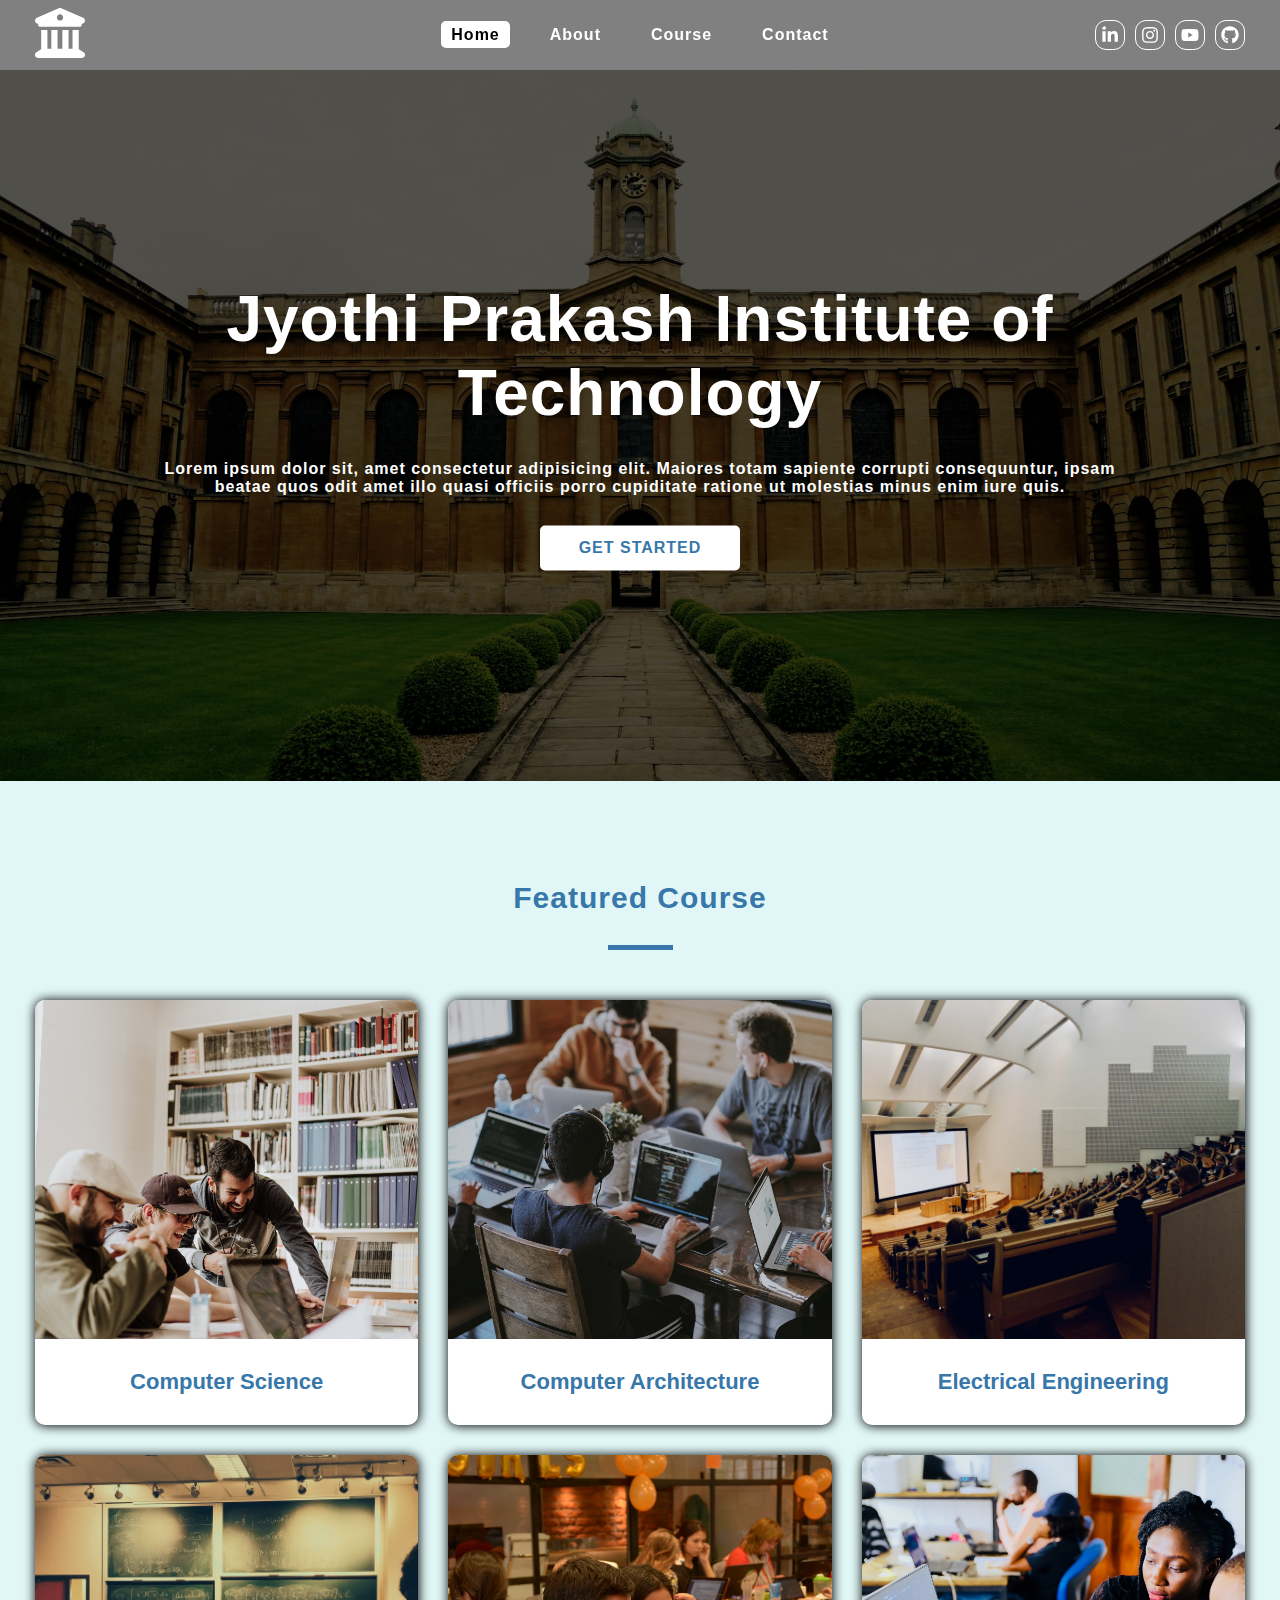
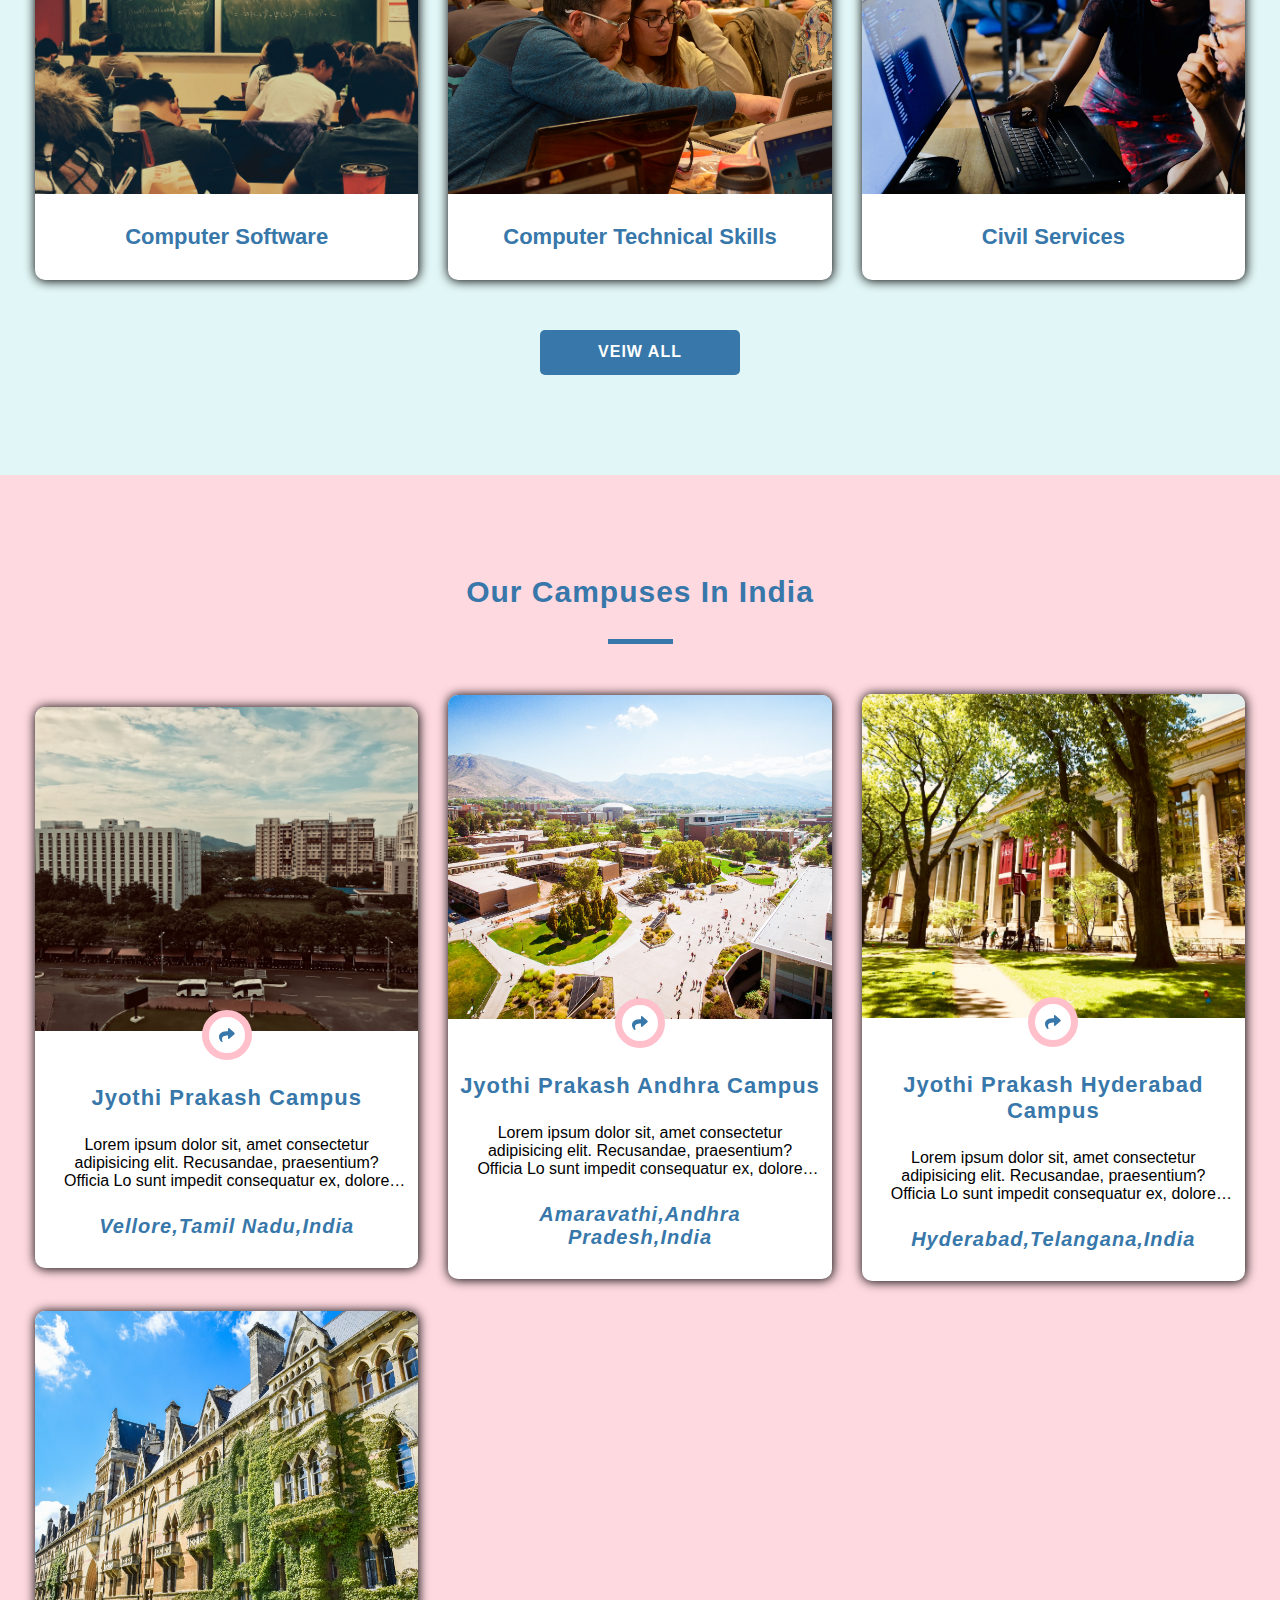
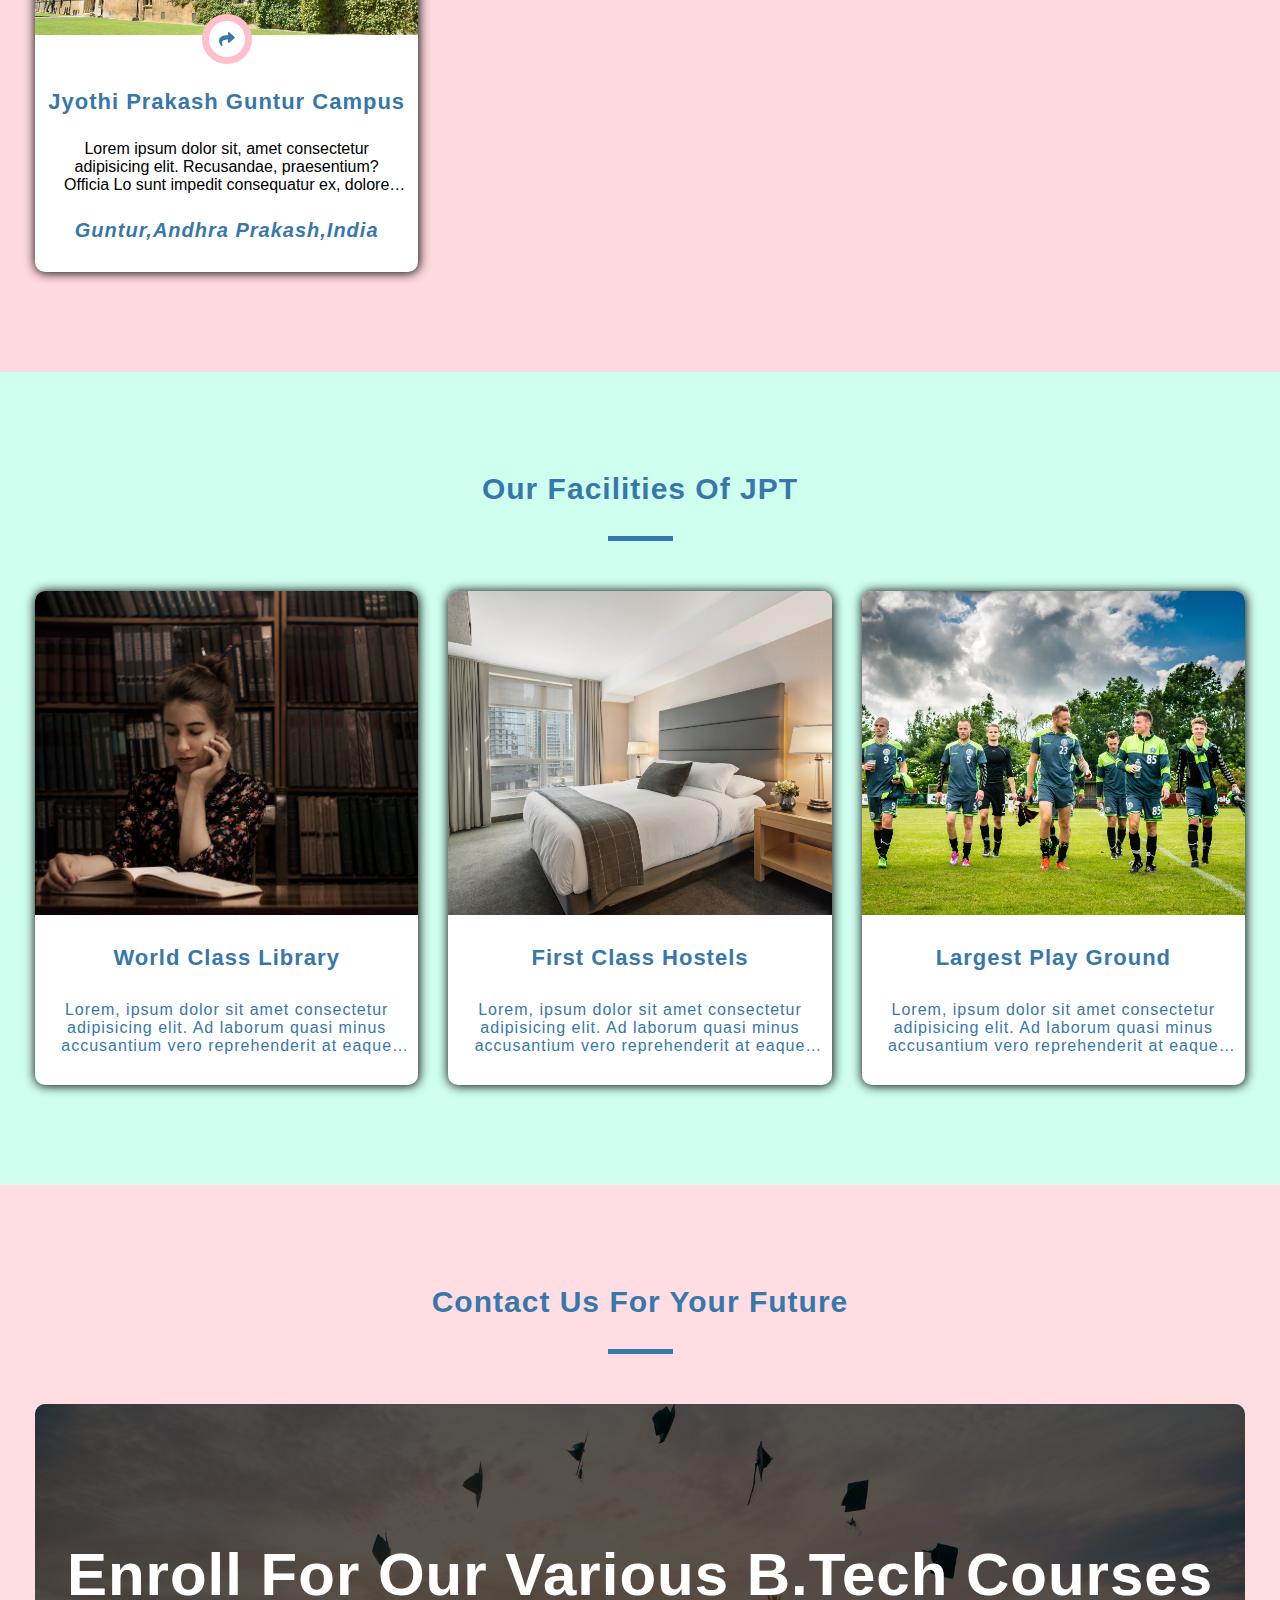
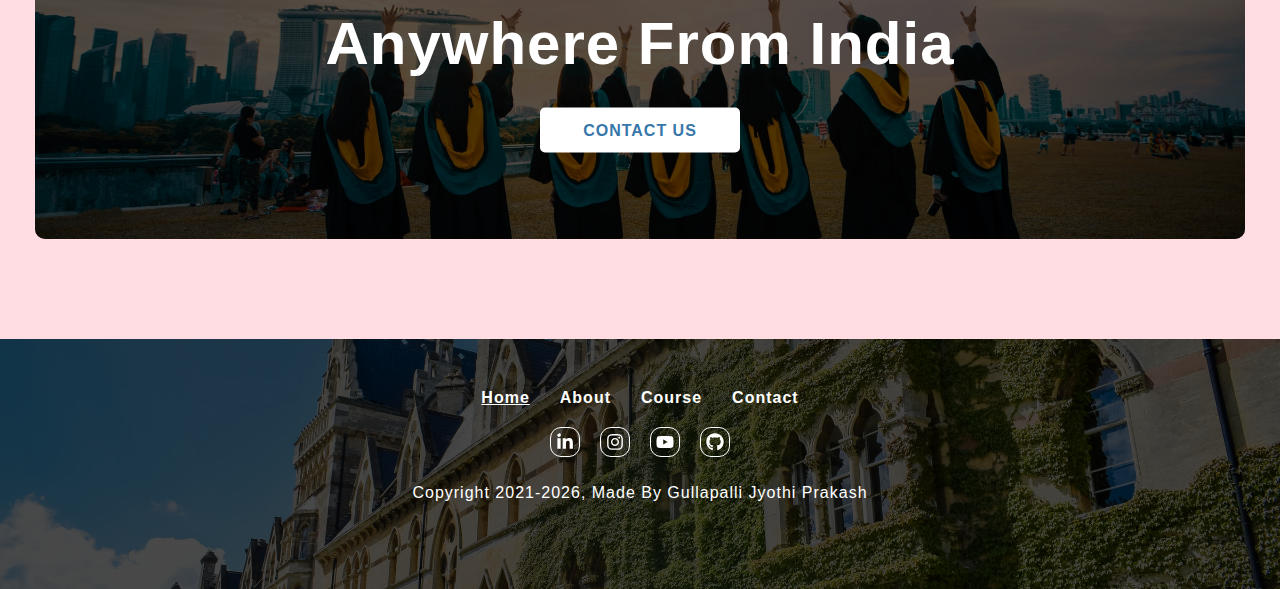
<file: index.html>
<!DOCTYPE html>
<html lang="en">
<head>
    <meta charset="UTF-8">
    <meta http-equiv="X-UA-Compatible" content="IE=edge">
    <meta name="viewport" content="width=device-width, initial-scale=1.0">
    <meta name="description" content="Welcome to GULLAPALLI JYOTHI PRAKASH">
    <meta name="keywords" content="HTML, CSS, JavaScript">
    <meta name="author" content="GULLAPALLI JYOTHI PRAKASH">
    <link rel="shortcut icon" href="./icons/university.svg" type="image/x-icon">
    <!-- <link rel="stylesheet" href="./css/style.css"> -->
    <link rel="stylesheet" href="./css/common-style.css">
    <title>Jyothi Prakash || University </title>
    <style>

/* campuses section */
.campuse-section-container{
    background-color: rgba(255, 192, 203, 0.598);
}

.campuse-section-container .title{
    color:#3777aa;
    font-size: 30px;
    font-weight: bold;
    text-transform: capitalize;
    letter-spacing: 1px;
    text-align: center;
    margin-bottom: 30px;
}

.campuse-section-container .underline{
    width: 65px;
    height: 5px;
    background-color: #3777aa;
    margin-left: auto;
    margin-right: auto;
    margin-top: 30px;
}

.single-campuse{
    width: 100%;
    background-color: white;
    box-shadow: 0.3px 0.3px 11px 0.3px;
    border-radius: 10px 10px;
    transition: 0.2s linear;

}
.single-campuse:hover{
    transform: translateY(-2px) scale(1.002);
    box-shadow: 0.5px 0.5px 11px 0.5px;
}
.single-campuse .img-container{
    aspect-ratio: 355/250;
    position: relative;
}
.single-campuse .img-container .location {
    width: 50px;
    height: 50px;
    position: absolute;
    left: 50%;
    bottom: 0%;
    transform: translate(-50%,50%);
    border: none;
    border-radius: 50%;
    background-color: white;
    padding:10px;   
    border: 7px solid pink;

}
.single-campuse .img-container .location:hover{
    background-color: pink;
    border-color: rgba(142, 226, 226, 0.366);

}
.single-campuse .img-container img{
    width: 100%;
    height: 100%;
    object-fit: cover;
    transition: 0.3s linear;
    border-top-left-radius: 10px;
    border-top-right-radius: 10px;

    
}

.campuse-info{
    margin-top: 50px;
    margin-bottom: 30px;
    padding-left: 10px;
    padding-right: 10px;
}

.single-campuse .campuse-info .campuse-title{
    color: #3777aa;
    font-size: 22px;
    font-weight: bold;
    text-transform: capitalize;
    letter-spacing: 1px;
}

.campuse-info .desc {
    font-size: 16px;
    margin-top: 25px;
    margin-bottom: 25px;
    display: -webkit-box;
    -webkit-line-clamp: 3;
    -webkit-box-orient: vertical;
    overflow: hidden;
    padding-left: 10px;
    padding-right: 10px;

}

.campuse-info .address{
    color: #3777aa;
    font-size: 20px;
    font-weight: bold;
    text-transform: capitalize;
    letter-spacing: 1px;
    margin-top: 25px;
    margin-bottom: 25px;
    padding-left: 10px;
    padding-right: 10px;
}


@media screen and (min-width: 992px) {

    .single-campuse .img-container{
        aspect-ratio: 355/300;
    }
    
}

/* facilities section */
.facilities-section-container {
    background-color: rgba(127, 255, 212, 0.378);
}

.facilities-section-container .title{
    color:#3777aa;
    font-size: 30px;
    font-weight: bold;
    text-transform: capitalize;
    letter-spacing: 1px;
    text-align: center;
    margin-bottom: 30px;
}

.facilities-section-container .underline{
    width: 65px;
    height: 5px;
    background-color: #3777aa;
    margin-left: auto;
    margin-right: auto;
    margin-top: 30px;
}

.single-facility{
    width: 100%;
    height: 100%;
    background-color: white;
    box-shadow: 0.3px 0.3px 11px 0.3px;
    transition: 0.3s linear;
    border-radius: 10px 10px;
}
.single-facility:hover{
    transform: translateY(-2px) scale(1.002);
    box-shadow: 0.5px 0.5px 11px 0.5px;
}
.single-facility .img-container {
    aspect-ratio: 355/300;
    overflow: hidden;
}
.single-facility .img-container img{
    width: 100%;
    height: 100%;
    object-fit: cover;
    transition: 0.3s linear;
    border-top-left-radius: 10px;
    border-top-right-radius: 10px;
}

.facility-info .facility-title{
    color: #3777aa;
    font-size: 22px;
    font-weight: bold;
    text-transform: capitalize;
    letter-spacing: 1px;
    padding-left: 10px;
    padding-right: 10px;
    margin-top: 30px;
    margin-bottom: 30px;
}
.facility-info .desc{
    color: #3777aa;
    font-size: 16px;
    letter-spacing: 1px;
    padding-left: 10px;
    padding-right: 10px;
    margin-top: 30px;
    margin-bottom: 30px;
    display: -webkit-box;
    -webkit-line-clamp: 3;
    -webkit-box-orient: vertical;
    overflow: hidden;
}

@media screen and (min-width: 992px) {

.single-facility .img-container{
    aspect-ratio: 355/300;
}

.single-facility:hover img{
   transform: scaleX(1.009) scaleY(1.009);
}

}

















    </style>
</head>
<body>
    <!--nav bar start-->
    <nav class="navbar-container sticky-nav">
        <div class="navbar-center  wrapper">
            <div class="logo-section">
                <a href="./index.html">
                    <img src="./icons/university.svg" alt="university-logo">
                </a>
            </div>
            <div class="hamburger">
                
                    <img src="./icons/bars.svg" alt="hamburger">
                

            </div>
            <div class="nav-links-main">
                <ul class="nav-links">
                    <li><a href="./index.html" class="nav-link active">home</a></li>
                    <li><a href="./about.html" class="nav-link">about</a></li>
                    <li><a href="./course.html" class="nav-link">course</a></li>
                    <li><a href="./contact.html" class="nav-link">contact</a></li>
                </ul>
            </div>
            <div class="nav-social-links-main">
                <ul class="nav-social-links">
                    <li class="nav-social-link">
                        <a href="#">
                            <img src="./icons/linkedin.svg" alt="linkedin">
                        </a>
                    </li>
                    <li class="nav-social-link">
                        <a href="#">
                            <img src="./icons/instagram.svg" alt="instagram">
                        </a>
                    </li>
                    <li class="nav-social-link">
                        <a href="#">
                            <img src="./icons/youtube.svg" alt="youtube">
                        </a>
                    </li>
                    <li class="nav-social-link">
                        <a href="#">
                            <img src="./icons/github.svg" alt="github">
                        </a>
                    </li>
                </ul>
            </div>
        </div>

    </nav>
    <!--nav bar end-->

    <!-- sidebar start-->
    <aside class="sidebar-container shw-sidebar" >
        <div class="sidebar-center wrapper">
            <div class="sidebar-header">
                <div class="logo-section">
                    <a href="./index.html">
                        <img src="./icons/university.svg" alt="sidebar-university">
                    </a>
                </div>
                <div class="close-button">
                    <img src="./icons/close.svg" alt="close-button">
                </div>
            </div>
            <div class="sidebar-content ">
                <div class="nav-links-main  paddingTopMobile-fifty ">
                    <ul class="nav-links">
                        <li><a href="./index.html" class="nav-link active">home</a></li>
                        <li><a href="./about.html" class="nav-link">about</a></li>
                        <li><a href="./course.html" class="nav-link">course</a></li>
                        <li><a href="./contact.html" class="nav-link">contact</a></li>
                    </ul>
                </div>
            </div>
        </div>
    </aside>
    <!-- sidebar end-->

    <!--hero section start-->
    <div class=" home-page page-hero-contianer">
        <div class="page-hero">
            <div class="img-component">
                <div class="img-container">
                    <img src="./assets/university-banner.jpeg" alt="university-banner">
                </div>
            </div>
            <div class="hero-box  paddingTopMobile-thirty  paddingBottomMobile-thirty">
                <div class="hero-content text-center text-container wrapper  ">
                        <h1 class="title">Jyothi Prakash Institute of Technology</h1>
                        <p class="desc">Lorem ipsum dolor sit, amet consectetur adipisicing elit. Maiores totam sapiente corrupti consequuntur, ipsam beatae quos odit amet illo quasi officiis porro cupiditate ratione ut molestias minus enim iure quis.</p>
                    <div class="button-container">
                        <a href="./contact.html" class="contact-button">get started</a>
                    </div>
                </div>
            </div>
        </div>
    </div>
    <!--hero section end-->

    <!--feature  course start-->
    <div class="feature-course-container">
        <div class="feature-course-center wrapper">
            <div class="section-title paddingTopDesktop-hunder paddingTopMobile-fifty">
                <h3 class="title">featured course</h3>
                <div class="underline"></div>
            </div>
            <section class="feature-course paddingTopDesktop-fifty paddingBottomDesktop-fifty paddingTopMobile-fifty paddingBottomMobile-fifty three-column-template">
                <!--single course start-->
                <article class="single-course">
                   <div class="img-container">
                    <img src="./assets/course-1.jpeg" alt="course-1">
                   </div>
                   <div class="course-title">
                    <p>computer science</p>
                   </div>
                </article>
                <!--single course end-->

                 <!--single course start-->
                 <article class="single-course">
                    <div class="img-container">
                     <img src="./assets/course-2.jpeg" alt="course-2">
                    </div>
                    <div class="course-title">
                     <p>computer architecture</p>
                    </div>
                 </article>
                 <!--single course end-->
                 
                  <!--single course start-->
                <article class="single-course">
                    <div class="img-container">
                     <img src="./assets/course-3.jpeg" alt="course-3">
                    </div>
                    <div class="course-title">
                     <p>electrical engineering</p>
                    </div>
                 </article>
                 <!--single course end-->
                 
                 <!--single course start-->
                <article class="single-course">
                    <div class="img-container">
                     <img src="./assets/course-4.jpeg" alt="course-4">
                    </div>
                    <div class="course-title">
                     <p>computer software</p>
                    </div>
                 </article>
                 <!--single course end-->

                 <!--single course start-->
                <article class="single-course">
                    <div class="img-container">
                     <img src="./assets/course-5.jpeg" alt="course-5">
                    </div>
                    <div class="course-title">
                     <p>computer technical skills</p>
                    </div>
                 </article>
                 <!--single course end-->

                 <!--single course start-->
                <article class="single-course">
                    <div class="img-container">
                     <img src="./assets/course-6.jpeg" alt="course-6">
                    </div>
                    <div class="course-title">
                     <p>civil services</p>
                    </div>
                 </article>
                 <!--single course end-->

            </section>
            <div class="button-container text-center   paddingBottomDesktop-hunder paddingBottomMobile-fifty">
                <a href="./course.html" class="course-button">veiw all</a>
            </div>
        </div>
    </div>
    <!--feature course end-->

    <!--campuses section start-->
    <div class="campuse-section-container">
        <div class="campuse-section-center wrapper">
            <div class="section-title paddingTopDesktop-hunder paddingTopMobile-fifty">
                <h3 class="title">our campuses in india</h3>
                <div class="underline"></div>
            </div>
            <section class="campuse-section paddingTopDesktop-fifty paddingBottomDesktop-hunder paddingTopMobile-fifty paddingBottomMobile-fifty three-column-template " >
                <!--single campuse start-->
                <article class="single-campuse">
                    <div class="img-container">
                        <img src="./assets/campus-1.jpeg" alt="campuse-section">
                        
                        <a href="#" class="location">
                            <img src="./icons/share.svg" alt="location">
                        </a>
                    
                    </div>
                    <div class="campuse-info text-center">
                        <h3 class="campuse-title">Jyothi Prakash campus</h3>
                        <p class="desc">Lorem ipsum dolor sit, amet consectetur adipisicing elit. Recusandae, praesentium? Officia  Lo sunt impedit consequatur ex, dolore molestiae officiis quibusdam aliquam incidunt ducimus ipsam</p>
                        <address class="address">vellore,tamil nadu,india </address>
                    </div>

                </article>
                <!--single campuse end-->

                <!--single campuse start-->
                <article class="single-campuse">
                                    <div class="img-container">
                                        <img src="./assets/campus-2.jpeg" alt="campuse-section">
                                        
                                        <a href="#" class="location">
                                            <img src="./icons/share.svg" alt="location">
                                        </a>
                                    
                                    </div>
                                    <div class="campuse-info text-center">
                                        <h3 class="campuse-title">Jyothi Prakash andhra campus</h3>
                                        <p class="desc">Lorem ipsum dolor sit, amet consectetur adipisicing elit. Recusandae, praesentium? Officia  Lo sunt impedit consequatur ex, dolore molestiae officiis quibusdam aliquam incidunt ducimus ipsam</p>
                                        <address class="address">amaravathi,andhra pradesh,india </address>
                                    </div>
                
                                </article>
                <!--single campuse end-->

                 <!--single campuse start-->
                <article class="single-campuse">
                    <div class="img-container">
                        <img src="./assets/campus-3.jpeg" alt="campuse-section">
                        
                        <a href="#" class="location">
                            <img src="./icons/share.svg" alt="location">
                        </a>
                    
                    </div>
                    <div class="campuse-info text-center">
                        <h3 class="campuse-title">Jyothi Prakash hyderabad campus</h3>
                        <p class="desc">Lorem ipsum dolor sit, amet consectetur adipisicing elit. Recusandae, praesentium? Officia  Lo sunt impedit consequatur ex, dolore molestiae officiis quibusdam aliquam incidunt ducimus ipsam</p>
                        <address class="address">hyderabad,telangana,india </address>
                    </div>

                </article>
                <!--single campuse end-->
                               <!--single campuse start-->
                               <article class="single-campuse">
                                <div class="img-container">
                                    <img src="./assets/campus-4.jpeg" alt="campuse-section">
                                    
                                    <a href="#" class="location">
                                        <img src="./icons/share.svg" alt="location">
                                    </a>
                                
                                </div>
                                <div class="campuse-info text-center">
                                    <h3 class="campuse-title">Jyothi Prakash guntur campus</h3>
                                    <p class="desc">Lorem ipsum dolor sit, amet consectetur adipisicing elit. Recusandae, praesentium? Officia  Lo sunt impedit consequatur ex, dolore molestiae officiis quibusdam aliquam incidunt ducimus ipsam</p>
                                    <address class="address">guntur,andhra prakash,india </address>
                                </div>
            
                            </article>
                            <!--single campuse end-->
            </section>
        </div>
    </div>
    <!-- campuses section end-->

    <!--facilities  section start-->
    <div class="facilities-section-container">
        <div class="facilities-section-center wrapper">
            <div class="section-title paddingTopDesktop-hunder paddingTopMobile-fifty">
                <h3 class="title">our facilities of jPT</h3>
                <div class="underline"></div>
            </div>
            <section class="facilities-section paddingTopDesktop-fifty paddingBottomDesktop-hunder paddingTopMobile-fifty paddingBottomMobile-fifty three-column-template">
                <!-- single facility start-->
                <article class="single-facility ">
                    <div class="img-container ">
                        <img src="./assets/facility-1.jpeg" alt="facility-1">
                    </div>
                    <div class="facility-info text-center">
                        <h3 class="facility-title">world class library</h3>
                        <p class="desc">Lorem, ipsum dolor sit amet consectetur adipisicing elit. Ad laborum quasi minus accusantium vero reprehenderit at eaque dolor harum, veritatis autem, pariatur maxime nulla suscipit fugit inventore eligendi! Porro, placeat?</p>
                    </div>
                </article>
                <!--single facility end-->
                 <!-- single facility start-->
                 <article class="single-facility ">
                    <div class="img-container ">
                        <img src="./assets/facility-2.jpeg" alt="facility-3">
                    </div>
                    <div class="facility-info text-center">
                        <h3 class="facility-title">first class hostels</h3>
                        <p class="desc">Lorem, ipsum dolor sit amet consectetur adipisicing elit. Ad laborum quasi minus accusantium vero reprehenderit at eaque dolor harum, veritatis autem, pariatur maxime nulla suscipit fugit inventore eligendi! Porro, placeat?</p>
                    </div>
                </article>
                <!--single facility end-->
                 <!-- single facility start-->
                 <article class="single-facility ">
                    <div class="img-container ">
                        <img src="./assets/facility-3.jpeg" alt="facility-3">
                    </div>
                    <div class="facility-info text-center">
                        <h3 class="facility-title">largest play ground</h3>
                        <p class="desc">Lorem, ipsum dolor sit amet consectetur adipisicing elit. Ad laborum quasi minus accusantium vero reprehenderit at eaque dolor harum, veritatis autem, pariatur maxime nulla suscipit fugit inventore eligendi! Porro, placeat?</p>
                    </div>
                </article>
                <!--single facility end-->
            </section>

        </div>
    </div>

    <!--facilities section start-->

    <!-- contact promotion start-->
    <div class="contact-promotion-container">
        <div class="contact-promotion-center wrapper">
            <div class="section-title paddingTopDesktop-hunder paddingTopMobile-fifty">
                <h3 class="title">contact us for your future</h3>
                <div class="underline"></div>
            </div>
            <section class="contact-promotion ">
                <div class="contact-promotion-img paddingTopDesktop-fifty paddingBottomDesktop-hunder paddingTopMobile-fifty paddingBottomMobile-fifty">
                    <div class="contact-img-container"> 
                        <img src="./assets/contact-promotion.jpeg" alt="contact-promotion">
                </div>
                
                    <div class="contact-promo-info text-center ">
                        <h1 class="desc">enroll for our various b.tech courses anywhere from india</h1>
                        <div class="button-container text-center">
                    <a href="./contact.html" class="contact-promo-button">contact us</a>
                </div>
                </div> 
                </div>
            </section>
        </div>
    </div>
    <!--contact promotion end-->






    <!--footer section start-->
    <footer  class="footer-container">
        <div class="footer-center wrapper">
            <div class="footer-nav-links-main paddingTopDesktop-fifty paddingTopMobile-fifty">
                <ul class="footer-nav-links"> 
                    <li><a href="./index.html" class="footer-nav-link active">home</a></li>
                    <li><a href="./about.html" class="footer-nav-link ">about</a></li>
                    <li><a href="./course.html" class="footer-nav-link ">course</a></li>
                    <li><a href="./contact.html" class="footer-nav-link ">contact</a></li>
                </ul>
            </div>
            <div class="footer-nav-social-links-main">
                <ul class="footer-nav-social-links">
                    <li class="footer-nav-social-link">
                        <a href="#">
                            <img src="./icons/linkedin.svg" alt="linkedin">
                        </a>
                    </li>
                    <li class="footer-nav-social-link">
                        <a href="#">
                            <img src="./icons/instagram.svg" alt="instagram">
                        </a>
                    </li>
                    <li class="footer-nav-social-link">
                        <a href="#">
                            <img src="./icons/youtube.svg" alt="youtube">
                        </a>
                    </li>
                    <li class="footer-nav-social-link">
                        <a href="#">
                            <img src="./icons/github.svg" alt="github">
                        </a>
                    </li>
                </ul>
            </div>
            <div class="footer-copyright">
                <p>copyright 2021-<span class="copyright-date">2022</span>, made by gullapalli jyothi prakash </p>
            </div>
            
        </div>


    </footer>
    <!--footer section end -->


    <script src="./js/app.js">
        
    </script>
</body>
</html>
</file>
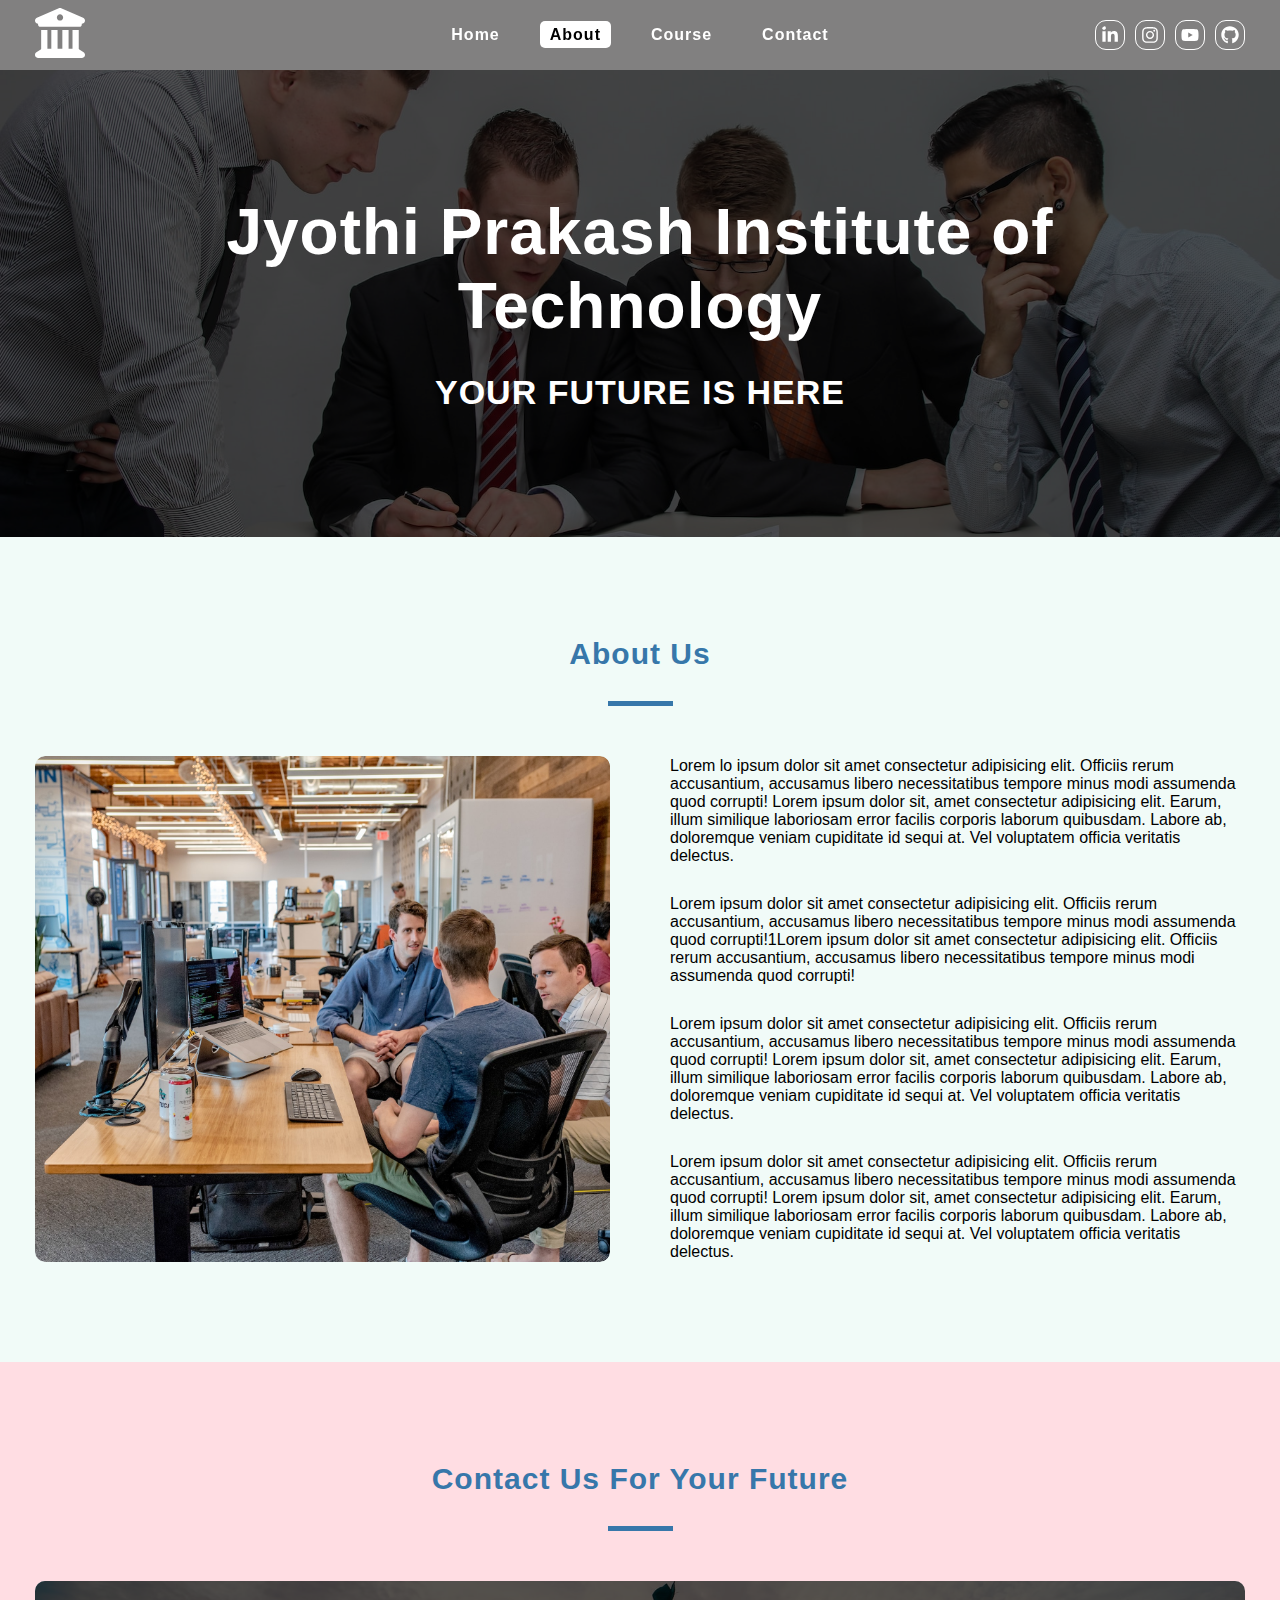
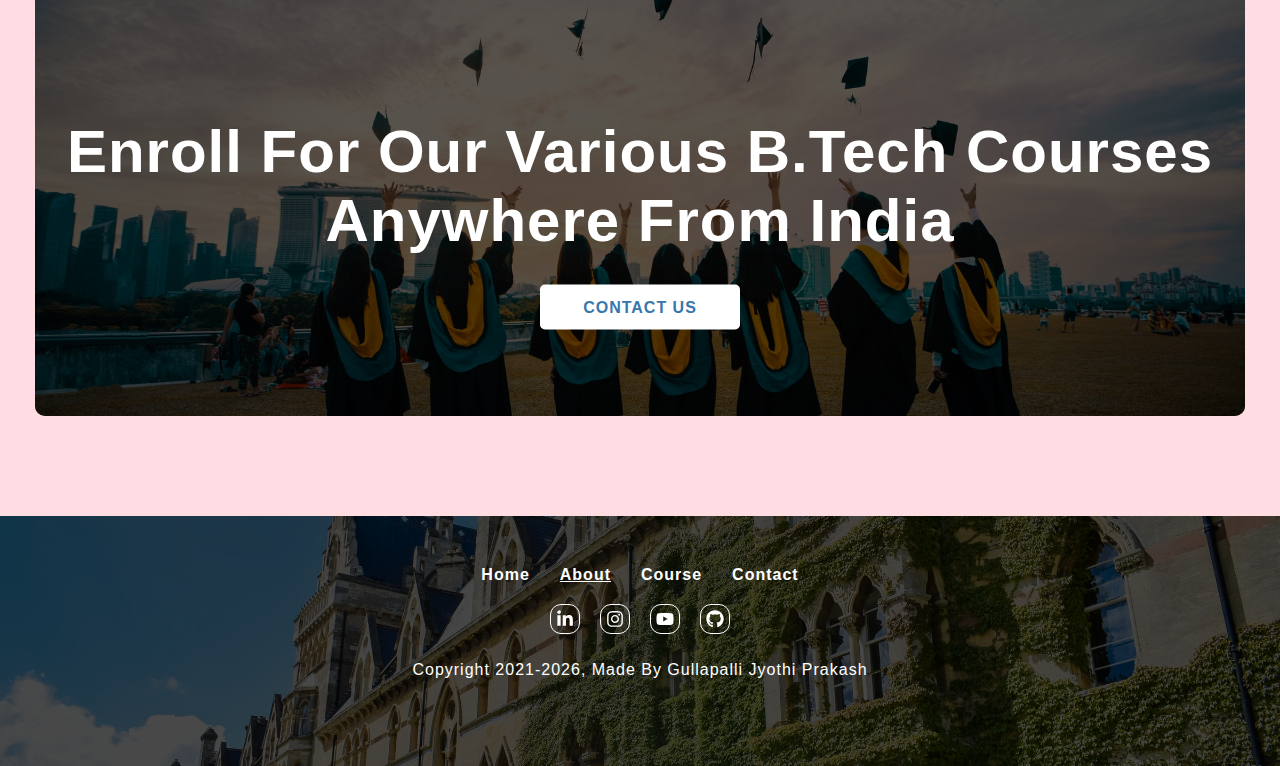
<file: about.html>
<!DOCTYPE html>
<html lang="en">
<head>
    <meta charset="UTF-8">
    <meta http-equiv="X-UA-Compatible" content="IE=edge">
    <meta name="viewport" content="width=device-width, initial-scale=1.0">
    <meta name="description" content="Welcome to GULLAPALLI JYOTHI PRAKASH">
    <meta name="keywords" content="HTML, CSS, JavaScript">
    <meta name="author" content="GULLAPALLI JYOTHI PRAKASH">
    <link rel="shortcut icon" href="./icons/university.svg" type="image/x-icon">
    <!-- <link rel="stylesheet" href="./css/style.css"> -->
    <link rel="stylesheet" href="./css/common-style.css">
    <title>Jyothi Prakash || University </title>
</head>
<body>

    <!--nav bar start-->
    <nav class="navbar-container sticky-nav">
        <div class="navbar-center  wrapper">
            <div class="logo-section">
                <a href="./index.html">
                    <img src="./icons/university.svg" alt="university-logo">
                </a>
            </div>
            <div class="hamburger">
                
                    <img src="./icons/bars.svg" alt="hamburger">
                

            </div>
            <div class="nav-links-main">
                <ul class="nav-links">
                    <li><a href="./index.html" class="nav-link ">home</a></li>
                    <li><a href="./about.html" class="nav-link active">about</a></li>
                    <li><a href="./course.html" class="nav-link">course</a></li>
                    <li><a href="./contact.html" class="nav-link">contact</a></li>
                </ul>
            </div>
            <div class="nav-social-links-main">
                <ul class="nav-social-links">
                    <li class="nav-social-link">
                        <a href="#">
                            <img src="./icons/linkedin.svg" alt="linkedin">
                        </a>
                    </li>
                    <li class="nav-social-link">
                        <a href="#">
                            <img src="./icons/instagram.svg" alt="instagram">
                        </a>
                    </li>
                    <li class="nav-social-link">
                        <a href="#">
                            <img src="./icons/youtube.svg" alt="youtube">
                        </a>
                    </li>
                    <li class="nav-social-link">
                        <a href="#">
                            <img src="./icons/github.svg" alt="github">
                        </a>
                    </li>
                </ul>
            </div>
        </div>

    </nav>
    <!--nav bar end-->

        <!-- sidebar start-->
        <aside class="sidebar-container shw-sidebar" >
            <div class="sidebar-center wrapper">
                <div class="sidebar-header">
                    <div class="logo-section">
                        <a href="./index.html">
                            <img src="./icons/university.svg" alt="sidebar-university">
                        </a>
                    </div>
                    <div class="close-button">
                        <img src="./icons/close.svg" alt="close-button">
                    </div>
                </div>
                <div class="sidebar-content ">
                    <div class="nav-links-main  paddingTopMobile-fifty ">
                        <ul class="nav-links">
                            <li><a href="./index.html" class="nav-link ">home</a></li>
                            <li><a href="./about.html" class="nav-link active">about</a></li>
                            <li><a href="./course.html" class="nav-link">course</a></li>
                            <li><a href="./contact.html" class="nav-link">contact</a></li>
                        </ul>
                    </div>
                </div>
            </div>
        </aside>
        <!-- sidebar end-->

            <!--hero section start-->
            <div class="  page-hero-contianer">
                <div class="page-hero">
                    <div class="img-component">
                        <div class="img-container">
                            <img src="./assets/about-banner.jpeg" alt="about-banner">
                        </div>
                    </div>
                    <div class="hero-box  paddingTopMobile-thirty  paddingBottomMobile-thirty">
                        <div class="hero-content text-center  text-container wrapper  ">
                                <h1 class="title">Jyothi Prakash Institute of Technology</h1>
                                <h3 class="small-heading">your future is here</h3>
                        </div>
                    </div>
                </div>
            </div>
            <!--hero section end-->


<!--about us section start-->
<div class="about-section-container reverse-content">
    <div class="about-section-center wrapper">
        <div class="section-title paddingTopDesktop-hunder paddingTopMobile-fifty">
            <h3 class="title">about us</h3>
            <div class="underline"></div>
        </div>
        <section class="about-section paddingTopDesktop-fifty paddingBottomDesktop-hunder paddingTopMobile-fifty paddingBottomMobile-fifty ">
            <div class="img-component img-container paddingBottomMobile-fifty">
                    <img src="./assets/about-section.jpeg" alt="about-section">
            </div>
            <div class="about-text-component ">
                <div class="about-text-center text-align">
                    <div class="about-info">
            
                <p >Lorem lo ipsum dolor sit amet consectetur adipisicing elit. Officiis rerum accusantium, accusamus libero necessitatibus tempore minus modi assumenda quod corrupti! Lorem ipsum dolor sit, amet consectetur adipisicing elit. Earum, illum similique laboriosam error facilis corporis laborum quibusdam. Labore ab, doloremque veniam cupiditate id sequi at. Vel voluptatem officia veritatis delectus.</p>
                <p >Lorem ipsum dolor sit amet consectetur adipisicing elit. Officiis rerum accusantium, accusamus libero necessitatibus tempore minus modi assumenda quod corrupti!1Lorem ipsum dolor sit amet consectetur adipisicing elit. Officiis rerum accusantium, accusamus libero necessitatibus tempore minus modi assumenda quod corrupti!</p>
                
                <p >Lorem ipsum dolor sit amet consectetur adipisicing elit. Officiis rerum accusantium, accusamus libero necessitatibus tempore minus modi assumenda quod corrupti! Lorem ipsum dolor sit, amet consectetur adipisicing elit. Earum, illum similique laboriosam error facilis corporis laborum quibusdam. Labore ab, doloremque veniam cupiditate id sequi at. Vel voluptatem officia veritatis delectus.</p>
                <p >Lorem ipsum dolor sit amet consectetur adipisicing elit. Officiis rerum accusantium, accusamus libero necessitatibus tempore minus modi assumenda quod corrupti! Lorem ipsum dolor sit, amet consectetur adipisicing elit. Earum, illum similique laboriosam error facilis corporis laborum quibusdam. Labore ab, doloremque veniam cupiditate id sequi at. Vel voluptatem officia veritatis delectus.</p>

                    </div>
                </div>
                
               
            </div>
        </section>
    </div>
</div>
<!--about us section end-->











































    <!-- contact promotion start-->
    <div class="contact-promotion-container">
        <div class="contact-promotion-center wrapper">
            <div class="section-title paddingTopDesktop-hunder paddingTopMobile-fifty">
                <h3 class="title">contact us for your future</h3>
                <div class="underline"></div>
            </div>
            <section class="contact-promotion ">
                <div class="contact-promotion-img paddingTopDesktop-fifty paddingBottomDesktop-hunder paddingTopMobile-fifty paddingBottomMobile-fifty">
                    <div class="contact-img-container"> 
                        <img src="./assets/contact-promotion.jpeg" alt="contact-promotion">
                </div>
                
                    <div class="contact-promo-info text-center ">
                        <h1 class="desc">enroll for our various b.tech courses anywhere from india</h1>
                        <div class="button-container text-center">
                    <a href="./contact.html" class="contact-promo-button">contact us</a>
                </div>
                </div> 
                </div>
            </section>
        </div>
    </div>
    <!--contact promotion end-->








        <!--footer section start-->
        <footer  class="footer-container">
            <div class="footer-center wrapper">
                <div class="footer-nav-links-main paddingTopDesktop-fifty paddingTopMobile-fifty">
                    <ul class="footer-nav-links"> 
                        <li><a href="./index.html" class="footer-nav-link ">home</a></li>
                        <li><a href="./about.html" class="footer-nav-link active">about</a></li>
                        <li><a href="./course.html" class="footer-nav-link ">course</a></li>
                        <li><a href="./contact.html" class="footer-nav-link ">contact</a></li>
                    </ul>
                </div>
                <div class="footer-nav-social-links-main">
                    <ul class="footer-nav-social-links">
                        <li class="footer-nav-social-link">
                            <a href="#">
                                <img src="./icons/linkedin.svg" alt="linkedin">
                            </a>
                        </li>
                        <li class="footer-nav-social-link">
                            <a href="#">
                                <img src="./icons/instagram.svg" alt="instagram">
                            </a>
                        </li>
                        <li class="footer-nav-social-link">
                            <a href="#">
                                <img src="./icons/youtube.svg" alt="youtube">
                            </a>
                        </li>
                        <li class="footer-nav-social-link">
                            <a href="#">
                                <img src="./icons/github.svg" alt="github">
                            </a>
                        </li>
                    </ul>
                </div>
                <div class="footer-copyright">
                    <p>copyright 2021-<span class="copyright-date">2022</span>, made by gullapalli jyothi prakash </p>
                </div>
            </div>
    
    
        </footer>
        <!--footer section end -->


        <script src="./js/app.js">
        
        </script>
    
</body>
</html>
</file>
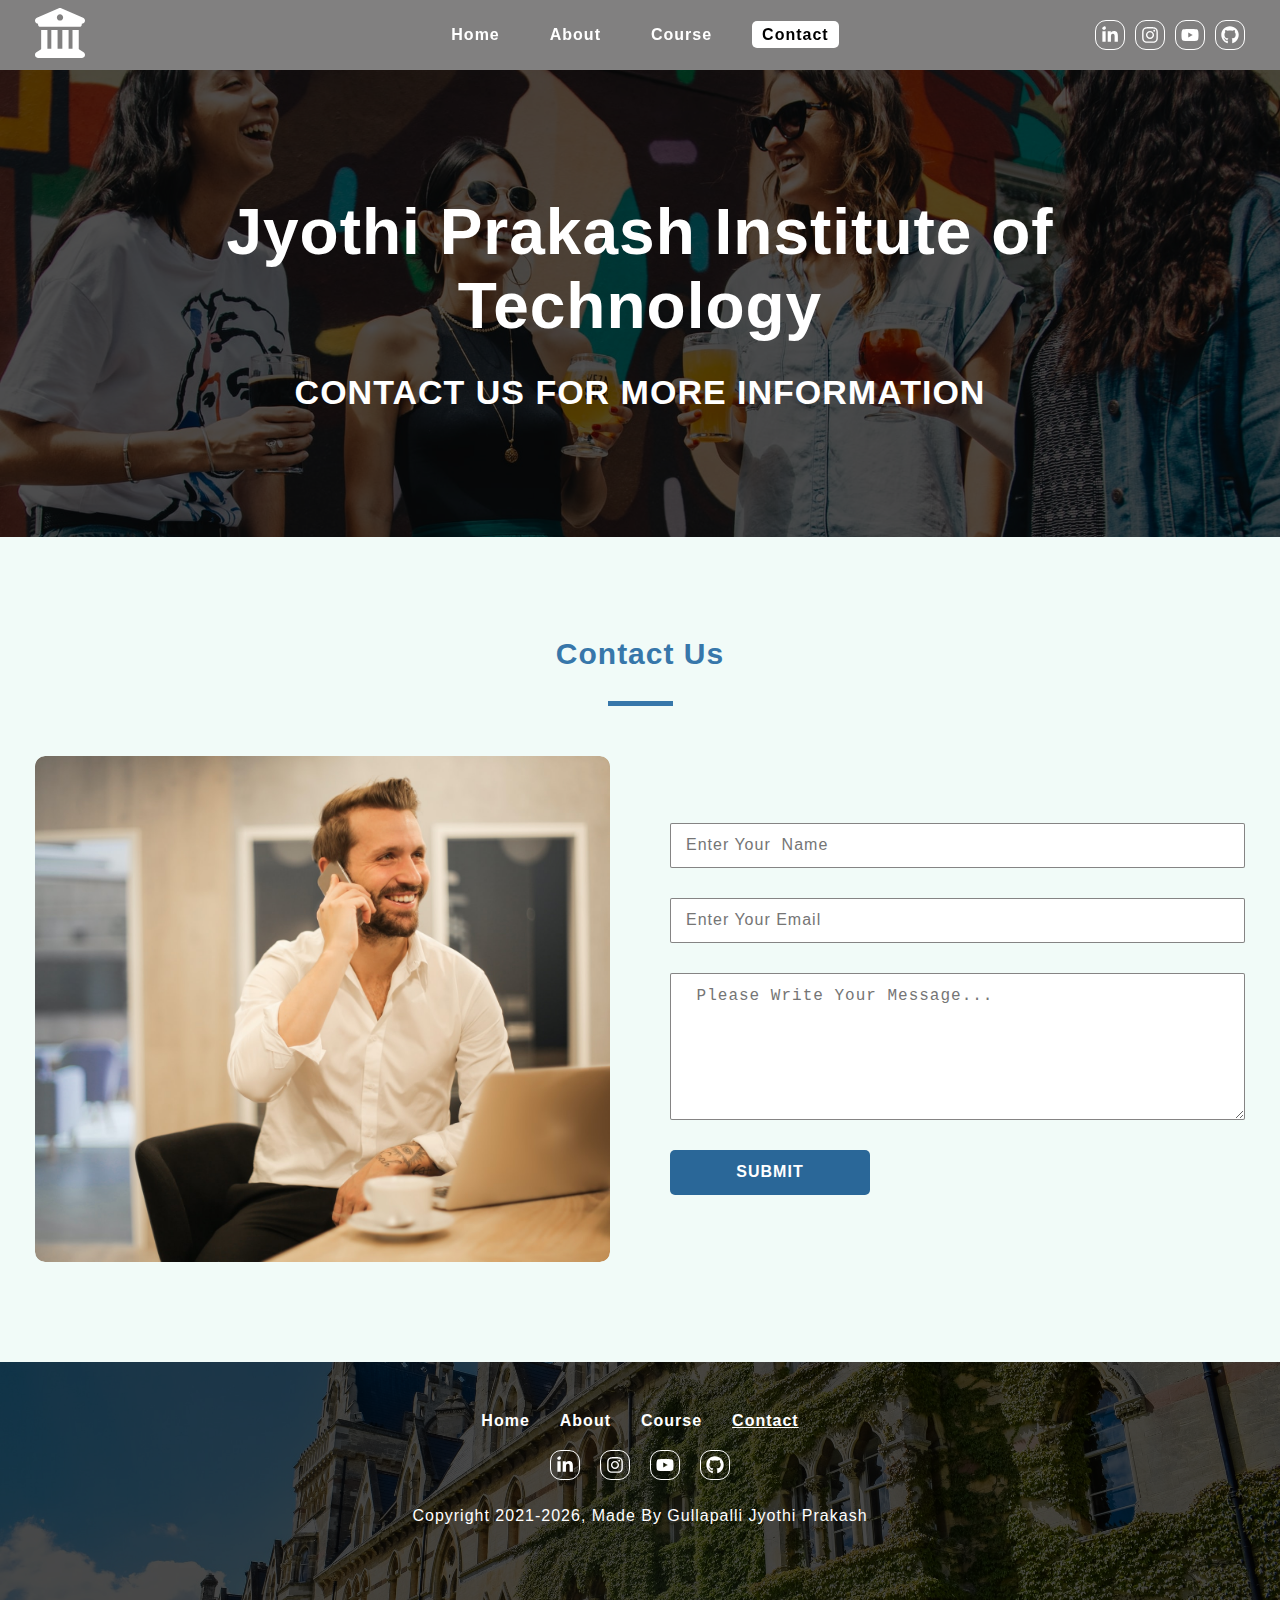
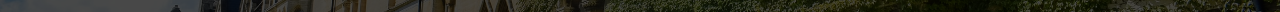
<file: contact.html>
<!DOCTYPE html>
<html lang="en">
<head>
    <meta charset="UTF-8">
    <meta http-equiv="X-UA-Compatible" content="IE=edge">
    <meta name="viewport" content="width=device-width, initial-scale=1.0">
    <meta name="description" content="Welcome to GULLAPALLI JYOTHI PRAKASH">
    <meta name="keywords" content="HTML, CSS, JavaScript">
    <meta name="author" content="GULLAPALLI JYOTHI PRAKASH">
    <link rel="shortcut icon" href="./icons/university.svg" type="image/x-icon">
    <!-- <link rel="stylesheet" href="./css/style.css"> -->
    <link rel="stylesheet" href="./css/common-style.css">
    <title>Jyothi Prakash || University </title>

</head>
<body>

        <!--nav bar start-->
        <nav class="navbar-container sticky-nav">
        <div class="navbar-center  wrapper">
        <div class="logo-section">
        <a href="./index.html">
        <img src="./icons/university.svg" alt="university-logo">
        </a>
        </div>
        <div class="hamburger">

        <img src="./icons/bars.svg" alt="hamburger">


        </div>
        <div class="nav-links-main">
        <ul class="nav-links">
        <li><a href="./index.html" class="nav-link ">home</a></li>
        <li><a href="./about.html" class="nav-link">about</a></li>
        <li><a href="./course.html" class="nav-link ">course</a></li>
        <li><a href="./contact.html" class="nav-link active">contact</a></li>
        </ul>
        </div>
        <div class="nav-social-links-main">
        <ul class="nav-social-links">
        <li class="nav-social-link">
        <a href="#">
            <img src="./icons/linkedin.svg" alt="linkedin">
        </a>
        </li>
        <li class="nav-social-link">
        <a href="#">
            <img src="./icons/instagram.svg" alt="instagram">
        </a>
        </li>
        <li class="nav-social-link">
        <a href="#">
            <img src="./icons/youtube.svg" alt="youtube">
        </a>
        </li>
        <li class="nav-social-link">
        <a href="#">
            <img src="./icons/github.svg" alt="github">
        </a>
        </li>
        </ul>
        </div>
        </div>

        </nav>
        <!--nav bar end-->

        <!-- sidebar start-->
        <aside class="sidebar-container shw-sidebar" >
        <div class="sidebar-center wrapper">
        <div class="sidebar-header">
        <div class="logo-section">
        <a href="./index.html">
            <img src="./icons/university.svg" alt="sidebar-university">
        </a>
        </div>
        <div class="close-button">
        <img src="./icons/close.svg" alt="close-button">
        </div>
        </div>
        <div class="sidebar-content ">
        <div class="nav-links-main  paddingTopMobile-fifty ">
        <ul class="nav-links">
            <li><a href="./index.html" class="nav-link ">home</a></li>
            <li><a href="./about.html" class="nav-link ">about</a></li>
            <li><a href="./course.html" class="nav-link ">course</a></li>
            <li><a href="./contact.html" class="nav-link active">contact</a></li>
        </ul>
        </div>
        </div>
        </div>
        </aside>
        <!-- sidebar end-->

        <!--hero section start-->
        <div class="  page-hero-contianer">
        <div class="page-hero">
        <div class="img-component">
        <div class="img-container">
        <img src="./assets/contact-banner.jpeg" alt="contact-banner">
        </div>
        </div>
        <div class="hero-box ">
        <div class="hero-content text-center text-container wrapper paddingTopMobile-thirty  paddingBottomMobile-thirty ">
        <h1 class="title">Jyothi Prakash Institute of Technology</h1>
        <h3 class="small-heading">contact us for more information</h3> 

        </div>
        </div>
        </div>
        </div>
        <!--hero section end-->


        <!--about us section start-->
        <div class="about-section-container">
        <div class="about-section-center wrapper">
        <div class="section-title paddingTopDesktop-hunder paddingTopMobile-fifty">
        <h3 class="title">contact us</h3>
        <div class="underline"></div>
        </div>
        <section class="about-section paddingTopDesktop-fifty paddingBottomDesktop-hunder paddingTopMobile-fifty paddingBottomMobile-fifty ">
        <div class="img-component img-container paddingBottomMobile-fifty">
        <img src="./assets/contact-section.jpeg" alt="contact-section">
        </div>
        <div class="about-text-component ">
        <div class="about-text-center  ">
        <div class="about-info ">
        <form action="" class="contact-info" method="">
            <input type="text" name="name" id="name" class="name  mobile-width desktop-width" placeholder="Enter Your  Name">
            <input type="email" name="email" id="email" class="email mobile-width  desktop-width" placeholder="Enter Your Email">
            <textarea name="meassage" id="meassage" class="message mobile-width desktop-width" cols="30" rows="5" placeholder=" Please Write Your Message... "></textarea>

                <button class="submit-button mobile-width">
                    submit
                </button> </div>

        </form>

        </div>
        </div>
        </div>
        </section>
        </div>
        </div>




































        <!--footer section start-->
        <footer  class="footer-container">
        <div class="footer-center wrapper">
        <div class="footer-nav-links-main paddingTopDesktop-fifty paddingTopMobile-fifty">
        <ul class="footer-nav-links"> 
        <li><a href="./index.html" class="footer-nav-link ">home</a></li>
        <li><a href="./about.html" class="footer-nav-link ">about</a></li>
        <li><a href="./course.html" class="footer-nav-link  ">course</a></li>
        <li><a href="./contact.html" class="footer-nav-link active">contact</a></li>
        </ul>
        </div>
        <div class="footer-nav-social-links-main">
        <ul class="footer-nav-social-links">
        <li class="footer-nav-social-link">
            <a href="#">
                <img src="./icons/linkedin.svg" alt="linkedin">
            </a>
        </li>
        <li class="footer-nav-social-link">
            <a href="#">
                <img src="./icons/instagram.svg" alt="instagram">
            </a>
        </li>
        <li class="footer-nav-social-link">
            <a href="#">
                <img src="./icons/youtube.svg" alt="youtube">
            </a>
        </li>
        <li class="footer-nav-social-link">
            <a href="#">
                <img src="./icons/github.svg" alt="github">
            </a>
        </li>
        </ul>
        </div>
        <div class="footer-copyright">
        <p>copyright 2021-<span class="copyright-date">2022</span>, made by gullapalli jyothi prakash </p>
        </div>
        </div>


        </footer>
        <!--footer section end -->



        <script src="./js/app.js">
        
        </script>
    
</body>
</html>
</file>
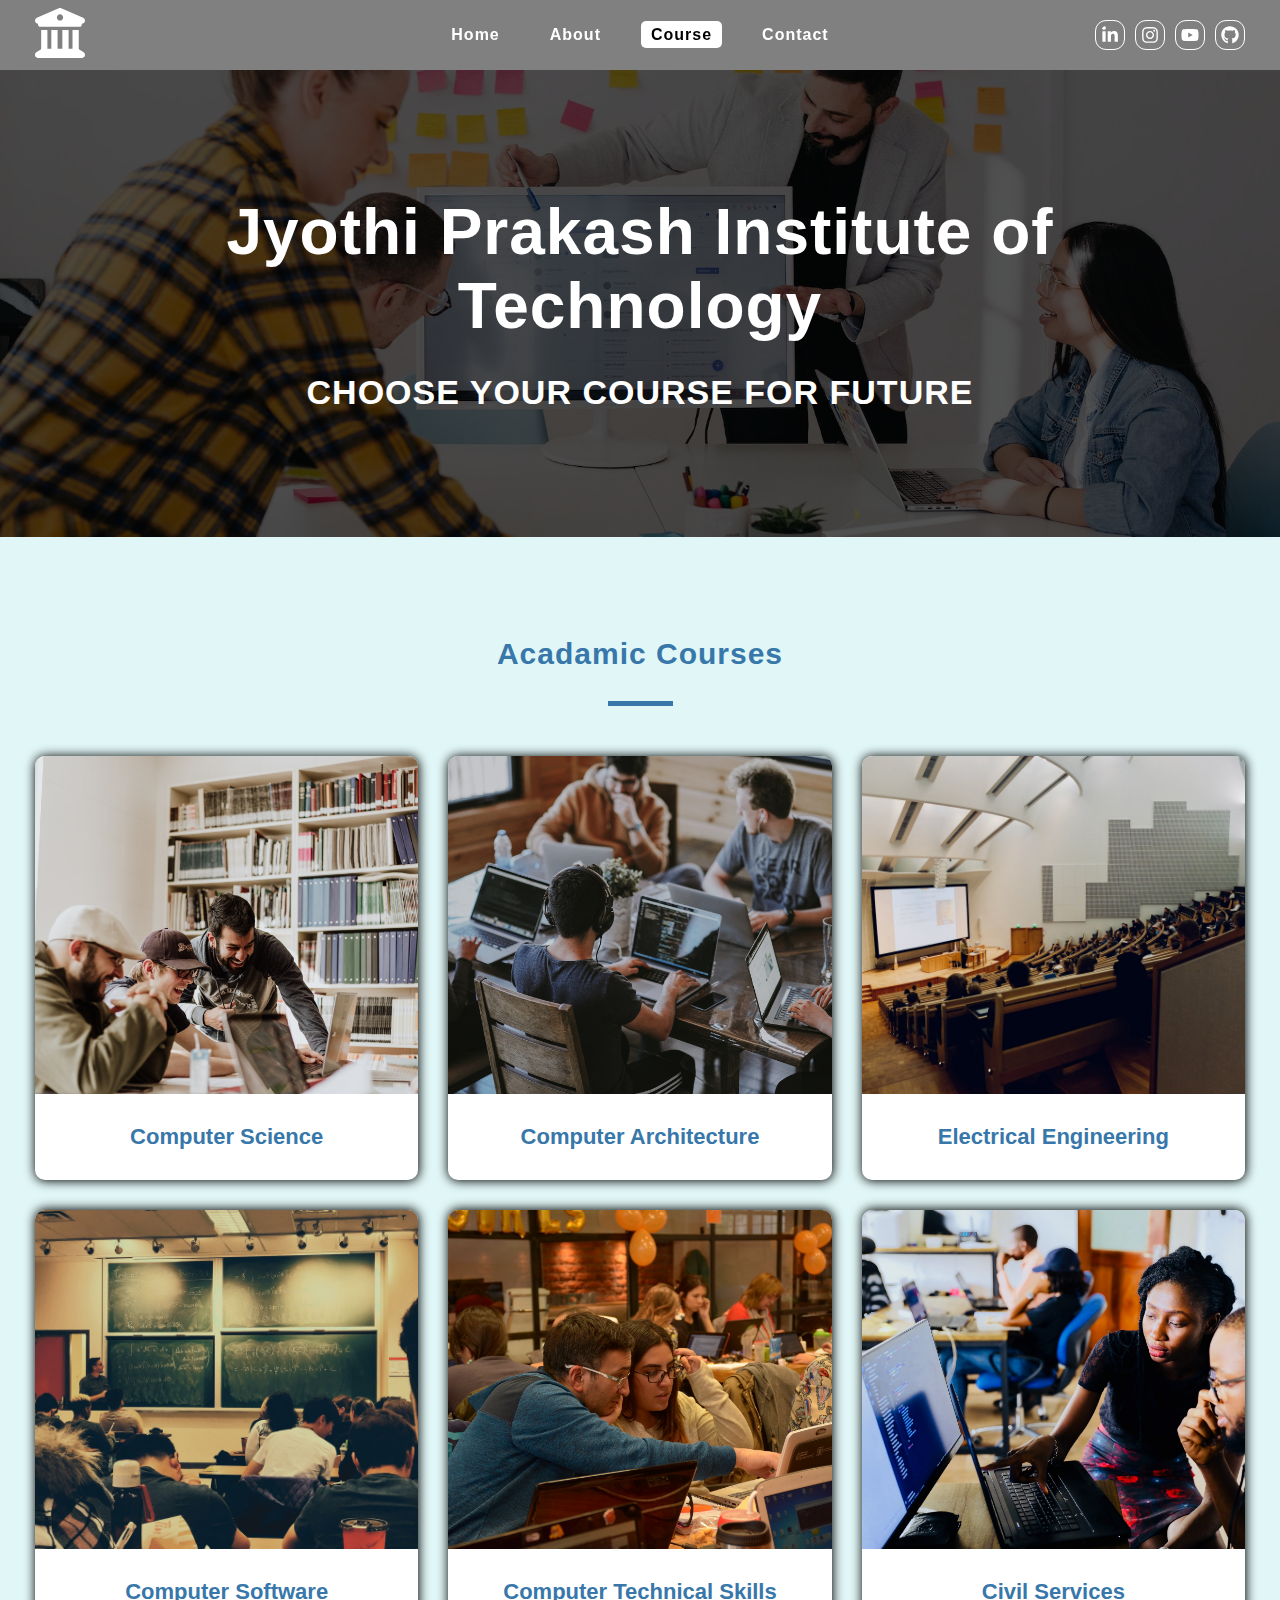
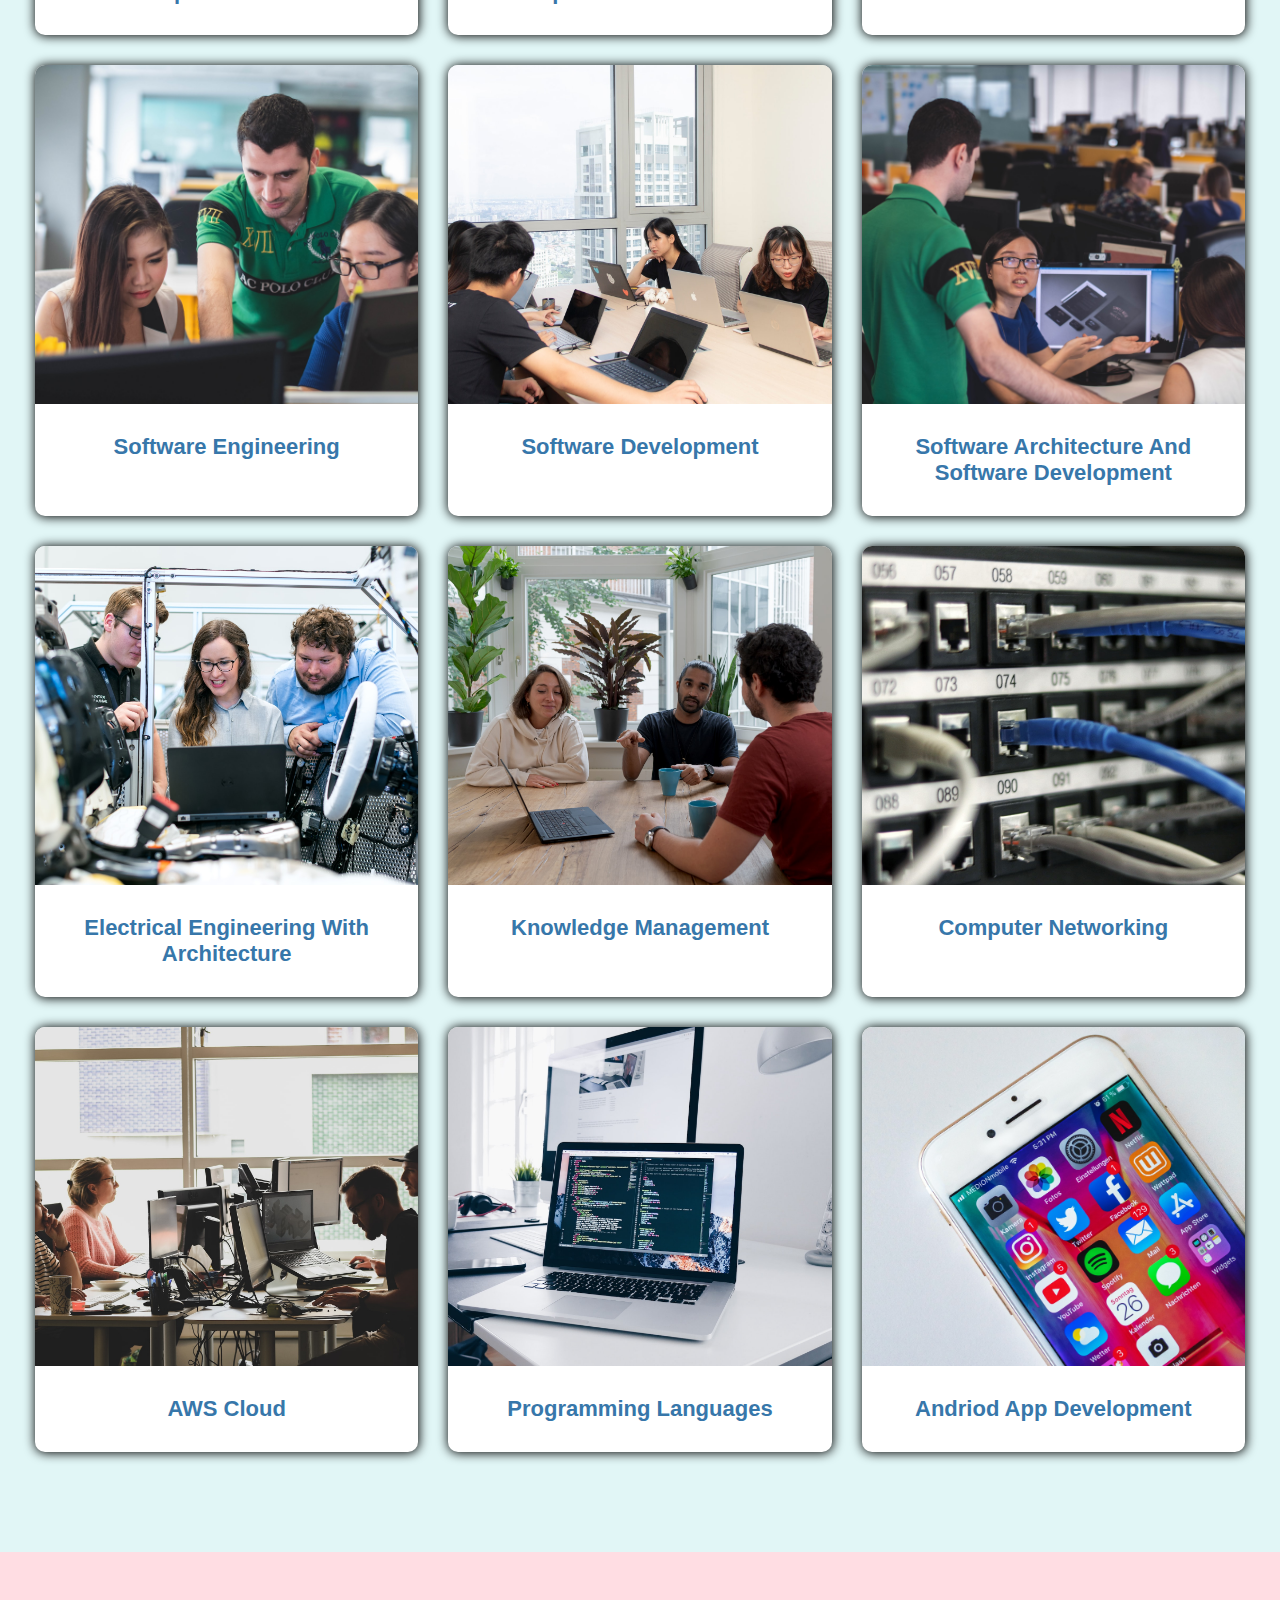
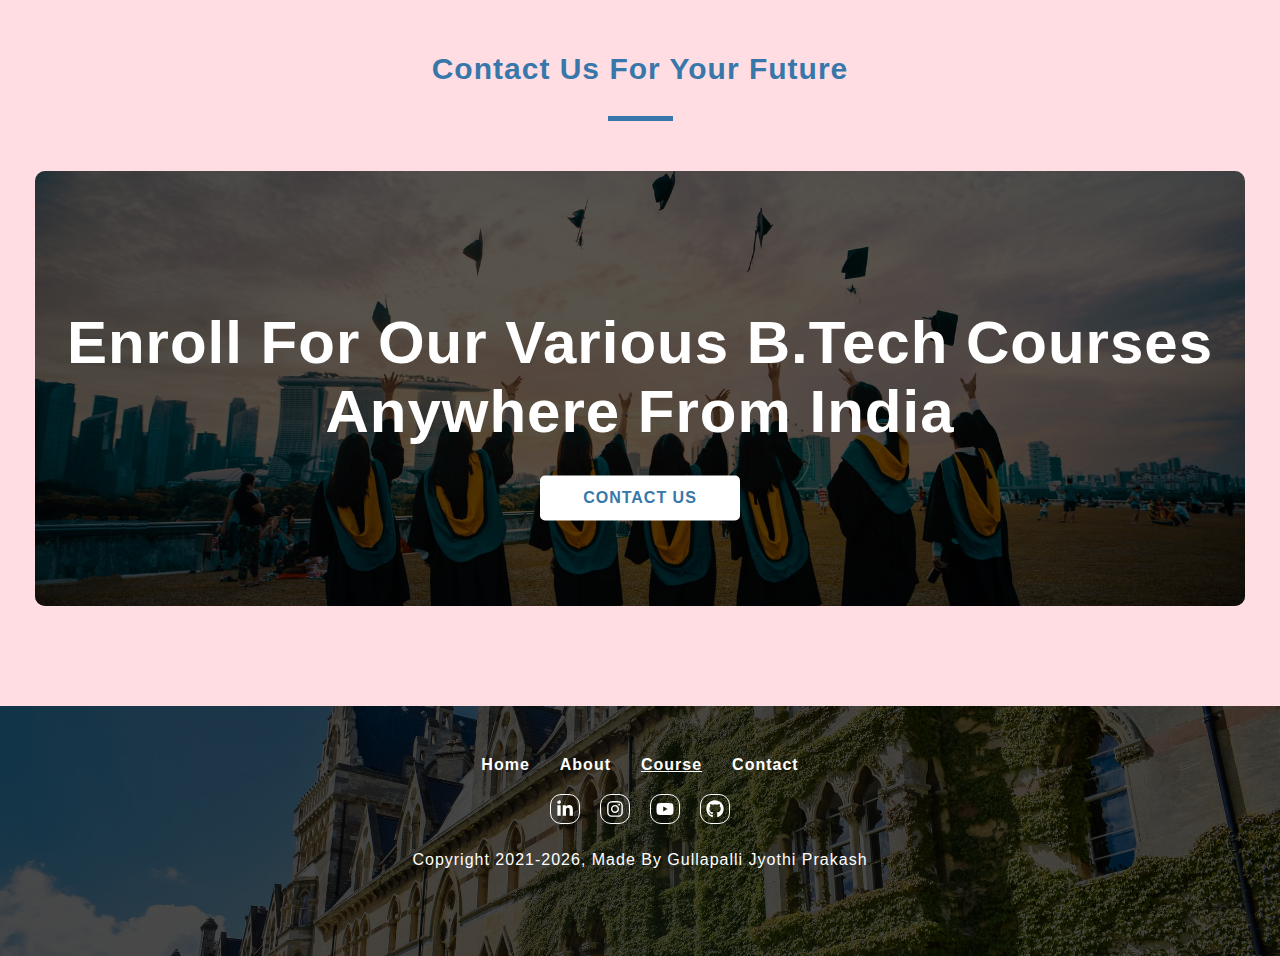
<file: course.html>
<!DOCTYPE html>
    <html lang="en">
    <head>
    <meta charset="UTF-8">
    <meta http-equiv="X-UA-Compatible" content="IE=edge">
    <meta name="viewport" content="width=device-width, initial-scale=1.0">
    <meta name="description" content="Welcome to GULLAPALLI JYOTHI PRAKASH">
    <meta name="keywords" content="HTML, CSS, JavaScript">
    <meta name="author" content="GULLAPALLI JYOTHI PRAKASH">
    <link rel="shortcut icon" href="./icons/university.svg" type="image/x-icon">
    <!-- <link rel="stylesheet" href="./css/style.css"> -->
    <link rel="stylesheet" href="./css/common-style.css">

    <title>Jyothi Prakash || University </title>

    </head>
    <body>

        <!--nav bar start-->
        <nav class="navbar-container sticky-nav">
        <div class="navbar-center  wrapper">
        <div class="logo-section">
        <a href="./index.html">
        <img src="./icons/university.svg" alt="university-logo">
        </a>
        </div>
        <div class="hamburger">

        <img src="./icons/bars.svg" alt="hamburger">


        </div>
        <div class="nav-links-main">
        <ul class="nav-links">
        <li><a href="./index.html" class="nav-link ">home</a></li>
        <li><a href="./about.html" class="nav-link">about</a></li>
        <li><a href="./course.html" class="nav-link active">course</a></li>
        <li><a href="./contact.html" class="nav-link">contact</a></li>
        </ul>
        </div>
        <div class="nav-social-links-main">
        <ul class="nav-social-links">
        <li class="nav-social-link">
        <a href="#">
        <img src="./icons/linkedin.svg" alt="linkedin">
        </a>
        </li>
        <li class="nav-social-link">
        <a href="#">
        <img src="./icons/instagram.svg" alt="instagram">
        </a>
        </li>
        <li class="nav-social-link">
        <a href="#">
        <img src="./icons/youtube.svg" alt="youtube">
        </a>
        </li>
        <li class="nav-social-link">
        <a href="#">
        <img src="./icons/github.svg" alt="github">
        </a>
        </li>
        </ul>
        </div>
        </div>

        </nav>
        <!--nav bar end-->

        <!-- sidebar start-->
        <aside class="sidebar-container shw-sidebar" >
        <div class="sidebar-center wrapper">
        <div class="sidebar-header">
        <div class="logo-section">
        <a href="./index.html">
        <img src="./icons/university.svg" alt="sidebar-university">
        </a>
        </div>
        <div class="close-button">
        <img src="./icons/close.svg" alt="close-button">
        </div>
        </div>
        <div class="sidebar-content ">
        <div class="nav-links-main  paddingTopMobile-fifty ">
        <ul class="nav-links">
        <li><a href="./index.html" class="nav-link ">home</a></li>
        <li><a href="./about.html" class="nav-link ">about</a></li>
        <li><a href="./course.html" class="nav-link active">course</a></li>
        <li><a href="./contact.html" class="nav-link">contact</a></li>
        </ul>
        </div>
        </div>
        </div>
        </aside>
        <!-- sidebar end-->

        <!--hero section start-->
        <div class="  page-hero-contianer">
        <div class="page-hero">
        <div class="img-component">
        <div class="img-container">
        <img src="./assets/courses-banner.jpeg" alt="courses-banner">
        </div>
        </div>
        <div class="hero-box ">
        <div class="hero-content text-center text-container wrapper paddingTopMobile-thirty  paddingBottomMobile-thirty ">
        <h1 class="title">Jyothi Prakash Institute of Technology</h1>
        <h3 class="small-heading">choose your course for future</h3>

        </div>
        </div>
        </div>
        </div>
        <!--hero section end-->


        <!--feature  course start-->
        <div class="feature-course-container">
        <div class="feature-course-center wrapper">
        <div class="section-title paddingTopDesktop-hunder paddingTopMobile-fifty">
        <h3 class="title">Acadamic courses</h3>
        <div class="underline"></div>
        </div>
        <section class="feature-course paddingTopDesktop-fifty paddingBottomDesktop-hunder paddingTopMobile-fifty paddingBottomMobile-fifty three-column-template">
        <!--single course start-->
        <article class="single-course">
        <div class="img-container">
        <img src="./assets/course-1.jpeg" alt="course-1">
        </div>
        <div class="course-title">
        <p>computer science</p>
        </div>
        </article>
        <!--single course end-->

        <!--single course start-->
        <article class="single-course">
        <div class="img-container">
        <img src="./assets/course-2.jpeg" alt="course-2">
        </div>
        <div class="course-title">
        <p>computer architecture</p>
        </div>
        </article>
        <!--single course end-->

        <!--single course start-->
        <article class="single-course">
        <div class="img-container">
        <img src="./assets/course-3.jpeg" alt="course-3">
        </div>
        <div class="course-title">
        <p>electrical engineering</p>
        </div>
        </article>
        <!--single course end-->

        <!--single course start-->
        <article class="single-course">
        <div class="img-container">
        <img src="./assets/course-4.jpeg" alt="course-4">
        </div>
        <div class="course-title">
        <p>computer software</p>
        </div>
        </article>
        <!--single course end-->

        <!--single course start-->
        <article class="single-course">
        <div class="img-container">
        <img src="./assets/course-5.jpeg" alt="course-5">
        </div>
        <div class="course-title">
        <p>computer technical skills</p>
        </div>
        </article>
        <!--single course end-->

        <!--single course start-->
        <article class="single-course">
        <div class="img-container">
        <img src="./assets/course-6.jpeg" alt="course-6">
        </div>
        <div class="course-title">
        <p>civil services</p>
        </div>
        </article>
        <!--single course end-->

        <!--single course start-->
        <article class="single-course">
        <div class="img-container">
        <img src="./assets/course-7.jpeg" alt="course-7">
        </div>
        <div class="course-title">
        <p>software engineering</p>
        </div>
        </article>
        <!--single course end-->

        <!--single course start-->
        <article class="single-course">
        <div class="img-container">
        <img src="./assets/course-8.jpeg" alt="course-8">
        </div>
        <div class="course-title">
        <p>software development</p>
        </div>
        </article>
        <!--single course end-->

        <!--single course start-->
        <article class="single-course">
        <div class="img-container">
        <img src="./assets/course-9.jpeg" alt="course-9">
        </div>
        <div class="course-title">
        <p>software architecture and software development</p>
        </div>
        </article>
        <!--single course end-->

        <!--single course start-->
        <article class="single-course">
        <div class="img-container">
        <img src="./assets/course-10.jpeg" alt="course-10">
        </div>
        <div class="course-title">
        <p>electrical engineering with architecture</p>
        </div>
        </article>
        <!--single course end-->

        <!--single course start-->
        <article class="single-course">
        <div class="img-container">
        <img src="./assets/course-11.jpeg" alt="course-11">
        </div>
        <div class="course-title">
        <p>knowledge management</p>
        </div>
        </article>
        <!--single course end-->

        <!--single course start-->
        <article class="single-course">
        <div class="img-container">
        <img src="./assets/course-12.jpg" alt="course-12">
        </div>
        <div class="course-title">
        <p>computer networking</p>
        </div>
        </article>
        <!--single course end-->
        <article class="single-course">
        <div class="img-container">
        <img src="./assets/course-14.jpg" alt="course-14">
        </div>
        <div class="course-title">
        <p>aWS cloud</p>
        </div>
        </article>
        <!--single course end-->
        <article class="single-course">
        <div class="img-container">
        <img src="./assets/course-13.jpg" alt="course-13">
        </div>
        <div class="course-title">
        <p>programming languages</p>
        </div>
        </article>
        <!--single course end-->

        <!--single course end-->
        <article class="single-course">
        <div class="img-container">
        <img src="./assets/course-15.jpg" alt="course-15">
        </div>
        <div class="course-title">
        <p>andriod app development</p>
        </div>
        </article>
        <!--single course end-->







        </section>
        </div>
        </div>
        <!--feature course end-->































        <!-- contact promotion start-->
        <div class="contact-promotion-container">
        <div class="contact-promotion-center wrapper">
        <div class="section-title paddingTopDesktop-hunder paddingTopMobile-fifty">
        <h3 class="title">contact us for your future</h3>
        <div class="underline"></div>
        </div>
        <section class="contact-promotion ">
        <div class="contact-promotion-img paddingTopDesktop-fifty paddingBottomDesktop-hunder paddingTopMobile-fifty paddingBottomMobile-fifty">
        <div class="contact-img-container"> 
        <img src="./assets/contact-promotion.jpeg" alt="contact-promotion">
        </div>

        <div class="contact-promo-info text-center ">
        <h1 class="desc">enroll for our various b.tech courses anywhere from india</h1>
        <div class="button-container text-center">
        <a href="./contact.html" class="contact-promo-button">contact us</a>
        </div>
        </div> 
        </div>
        </section>
        </div>
        </div>
        <!--contact promotion end-->








        <!--footer section start-->
        <footer  class="footer-container">
        <div class="footer-center wrapper">
        <div class="footer-nav-links-main paddingTopDesktop-fifty paddingTopMobile-fifty">
        <ul class="footer-nav-links"> 
        <li><a href="./index.html" class="footer-nav-link ">home</a></li>
        <li><a href="./about.html" class="footer-nav-link ">about</a></li>
        <li><a href="./course.html" class="footer-nav-link  active">course</a></li>
        <li><a href="./contact.html" class="footer-nav-link ">contact</a></li>
        </ul>
        </div>
        <div class="footer-nav-social-links-main">
        <ul class="footer-nav-social-links">
        <li class="footer-nav-social-link">
        <a href="#">
        <img src="./icons/linkedin.svg" alt="linkedin">
        </a>
        </li>
        <li class="footer-nav-social-link">
        <a href="#">
        <img src="./icons/instagram.svg" alt="instagram">
        </a>
        </li>
        <li class="footer-nav-social-link">
        <a href="#">
        <img src="./icons/youtube.svg" alt="youtube">
        </a>
        </li>
        <li class="footer-nav-social-link">
        <a href="#">
        <img src="./icons/github.svg" alt="github">
        </a>
        </li>
        </ul>
        </div>
        <div class="footer-copyright">
        <p>copyright 2021-<span class="copyright-date">2022</span>, made by gullapalli jyothi prakash </p>
        </div>
        </div>


        </footer>
        <!--footer section end -->



        <script src="./js/app.js">

        </script>

        </body>
        </html>
</file>
<file: css/common-style.css>
/* global styles */

*{
    padding: 0;
    margin: 0;
    box-sizing: border-box;
}

*,::after,::before{
    padding: 0;
    margin: 0;
    box-sizing: border-box;
}

body{
    font-family: 'Franklin Gothic Medium', 'Arial Narrow', Arial, sans-serif,'Lucida Sans', 'Lucida Sans Regular', 'Lucida Grande';
}
.wrapper{
    max-width: 1250px;
    margin-left: auto;
    margin-right: auto;
    padding-left:20px ;
    padding-right: 20px;
}


*:focus{
    outline-color: rgb(129, 129, 206);
    outline-width:2px ;
    transition:  all 0.4s linear;

}


a{
    text-decoration: none;
}

ul{
    list-style-type: none;
}
.text-center{
    text-align: center;
}
.text-container{
    max-width: 1000px;
    margin-left: auto;
    margin-right: auto;
}





/* button style white */

.button-container .contact-button{
    width: 200px;
    min-height:45px ;
    background-color: white;
    color: #3777aa;
    border-radius: 5px;
    font-size: 16px;
    font-weight: bold;
    text-transform: uppercase;
    letter-spacing: 1px;
    display: inline-flex;
    justify-content: center;
    align-items: center;
}
.button-container .contact-button:hover{
    background-color: rgba(255, 255, 255, 0.949);
}

/* button style blue*/

.submit-button,.button-container .course-button{
    width: 200px;
    min-height:45px ;
    background-color: #3777aa;
    color: white;
    border-radius: 5px;
    border: none;
    font-size: 16px;
    font-weight: bold;
    text-transform: uppercase;
    letter-spacing: 1px;
    display: inline-flex;
    justify-content: center;
    align-items: center;
}
 .submit-button, .button-container .course-button:hover{
    background-color:#2a6798;
}
/*nav bar */
.navbar-container{
    width: 100%;
    background-color: rgba(35, 33, 33, 0.573);
    min-height: 50px;
    display: flex;
    justify-content: center;
    align-items: center;
    top: -70px;
    
   
}
.sticky-nav{
    position: sticky;
    top:0;
    left: 0;
    transition:all 0.2s linear;
    z-index: 9;
    transform: translateY(0%);
  
}
.navbar-container .logo-section{
    width: 30px;
}
 .navbar-container .hamburger{
    width: 25px;
    justify-self: flex-end;
    cursor: pointer;
}
.navbar-container .nav-links-main{
    display: none;
}

.navbar-container .nav-social-links-main img{
    display: none;
    width: 30px;
}

.navbar-container .navbar-center{
    width: 100%;
    
    display: grid;
    grid-template-columns: repeat(2,1fr);
    align-items: center;
    justify-content: center;
}
@media screen and (min-width:992px) {

    .navbar-container{
        min-height: 70px;
    }
   .navbar-container .logo-section{
        width: 50px;
    }
    .navbar-container .hamburger{
        display: none;
    }
    
    .navbar-container .navbar-center{
        display: grid;
        grid-template-columns: repeat(3,1fr);
        align-items: center;
        justify-content: center;
    }

    .navbar-container .nav-links-main {
        display: flex;
        justify-content: center;
        align-items: center;
        

        
        
        
    }
    .navbar-container .nav-links{
        display: flex;
        column-gap: 30px;
        align-items: center;
        justify-content: center;
        

    
    }
    .navbar-container .nav-link{
        color:white;
        font-size: 16px;
        font-weight: bolder;
        letter-spacing: 1px;
        text-transform: capitalize;
        padding:5px 10px;
        border-radius: 5px;
        
    }
    .navbar-container .active,.navbar-container .nav-link:hover{
        background-color: white;
        color: black;
        transition: 0.3s linear;
    }
   .navbar-container  .nav-social-links-main img{
    display: flex;
    justify-content: center;
    align-items: center;

   }
  .navbar-container  .nav-social-links{
    display: flex;
    column-gap: 10px;
    justify-content: flex-end;
    align-items: center;
   }
   .navbar-container .nav-social-link  img{
    width:30px;
    height: 30px;
    border: 1px solid white;
    border-radius: 11px;
    padding: 5px 5px;
   }

   .nav-social-links img{
    width: 16px;
   }

   .navbar-container .nav-social-link:hover{

    transform: translateY(-4px);
    transition: 0.3s linear;
   }
   
}




/* sidebar section */

.sidebar-container{
    width: 100%;
    height: 100vh;
    background-color: #333;;
    position: fixed;
    top: 0;
    left: -100%;    
    opacity: 0;
    z-index: 10;
    transition: all 0.2s linear; 
  

}
.show-sidebar{
    left: 0;
    opacity: 1;
    
      
}

.sidebar-container .logo-section{
    width: 40px;
}
.sidebar-container .close-button{
    width: 30px;
    cursor: pointer;
}
.sidebar-container .sidebar-header{
    min-height:60px ;
    display: flex;
    justify-content: space-between;
    align-items: center;
    background-color:#333;
    
}
.sidebar-container  .sidebar-content{
   
    display: flex;
    justify-content: center;
    align-items: center;
  
    
}
.sidebar-content   .nav-links{
    display: flex;
    flex-direction: column;
    row-gap: 30px;
    align-items:center ;
}
.sidebar-content .nav-link{
    font-size: 24px;
    color: white;
    font-weight: bolder;
    letter-spacing: 1px;
    padding: 5px 10px;
    border-radius: 11px;
    text-transform: capitalize;
}
.sidebar-content .active,.sidebar-content .nav-link:hover{
    background-color: white;
    color: black;
    transition: 0.3s  linear;

}









/* hero section */
.page-hero-contianer{
    width: 100%;

}

.page-hero .img-component{
    aspect-ratio: 355/220;
    overflow: hidden;
}

.page-hero .img-component img ,.img-component .img-container{
    width: 100%;
    height: 100%;
    object-fit: cover;
}

.page-hero-contianer .hero-box{
    background-color:#3777aa;
    width: 100%;
    min-height: 250px;
    display: flex;
    justify-content: center;
    align-items: center;
}

.hero-box .hero-content{
    display: flex;
    flex-direction: column;
    align-items: center;
    justify-content: center;
    row-gap: 30px;

}


.hero-content .title{
    color: white;
    font-size: 24px;
    font-weight: bold;
    letter-spacing: 1px;
    text-align: center;

}
.hero-content .desc{
    color: white;
    font-size: 16px;
    font-weight: bold;
    letter-spacing: 1px;

}

.hero-content .small-heading{
    color: white;
    font-size: 18px;
    font-weight: bold;
    letter-spacing: 1px;
    text-transform: uppercase;

}

@media screen and (min-width: 992px) {
    .page-hero-contianer {
        position: relative;
    }

    .page-hero-contianer .img-component{
        aspect-ratio: 1920/700;
    position: relative;
        
    }
    .home-page.page-hero-contianer .img-component{
        aspect-ratio: 1080/600;
        overflow: hidden;
        position: relative;
    }

   .page-hero-contianer .img-component::before{
        width: 100%;
        height: 100%;
        content: "";
        background-color: rgba(0, 0, 0, 0.677);
        position: absolute;
        top: 0;
        left: 0;
        

    }
     .page-hero-contianer .hero-box{
        position: absolute;
        top: 50%;
        left: 50%;
        transform: translate(-50% , -50%);
        background: transparent;
        



        
    }

    .hero-content .title{
        font-size:64px;
    }

    .hero-content .small-heading{
        font-size: 34px;
    }
    
   .page-hero-contianer  .button-container .contact-button{
        animation-name:bouncebutton ;
        animation-iteration-count: infinite;
        animation-direction: alternate;
        animation-timing-function: linear;
        animation-duration: 5s;
    }

    @keyframes  bouncebutton {
        0%{
            transform: scale(0.5);
        }
        100%{
            transform: scale(1.0);
        }
        
    }

    

    

}


/* footer style */
.footer-container{
    width: 100%;
    min-height: 250px;
    background-image: url("../assets/footer-img.jpeg");
    background-repeat: no-repeat;
    background-position: center;
    background-size: cover;
    z-index: 1;
    position: relative;
    background-color: transparent;
}
.footer-container::before{
    content: "";
    width: 100%;
    height: 100%;
    background-color: rgba(0, 0, 0, 0.714);
    position: absolute;
    top: 0;
    left: 0;
    z-index: -1;

}
.footer-container .footer-center{
    display: flex;
    flex-direction: column;
    align-items: center;
    justify-content: center;
    row-gap: 20px;
    
    

}
.footer-container .footer-nav-links{
    display: flex;
    justify-content: center;
    align-items: center;
    column-gap: 30px;
}
.footer-container .footer-nav-link{
    color: white;
    font-size: 16px;
    font-weight: bolder;
    text-transform: capitalize;
    letter-spacing: 1px;
    transition: all 0.2s linear;

}
.footer-container .active,.footer-container .footer-nav-link:hover{
    text-decoration: underline;
}

.footer-container  .footer-nav-social-links{
    display: flex;
    column-gap: 20px;
    align-items: center;
}



.footer-container .footer-nav-social-link img{
    width: 30px;
    height: 30px;
    border: 1px solid white;
    border-radius: 11px;
    padding:5px 5px;
    transition: 0.3s linear;
}
.footer-container .footer-nav-social-link img{
    width: 30px;
}

.footer-container .footer-nav-social-link img:hover{
    transform: translateY(-4px);
}
.footer-container .footer-copyright p{
    color: white;
    font-size: 16px;
    text-transform: capitalize ;
    letter-spacing: 1px;
    text-align: center;
    padding-left: 10px;
    padding-right: 10px;
    line-height: 24px;

}


/* contact promotion */
.contact-promotion-container{
    width: 100%;
    background-color: rgba(255, 192, 203, 0.536)
}

.contact-promotion-container .title{
    color:#3777aa;
    font-size: 30px;
    font-weight: bold;
    text-transform: capitalize;
    letter-spacing: 1px;
    text-align: center;
    margin-bottom: 30px;
}

.contact-promotion-container .underline{
    width: 65px;
    height: 5px;
    background-color: #3777aa;
    margin-left: auto;
    margin-right: auto;
    margin-top: 30px;
}
 .contact-promotion-container .button-container .contact-promo-button{
    width: 200px;
    min-height:45px ;
    background-color: white;
    color: #3777aa;
    border-radius: 5px;
    font-size: 16px;
    font-weight: bold;
    text-transform: uppercase;
    letter-spacing: 1px;
    display: inline-flex;
    justify-content: center;
    align-items: center;
}
.contact-promotion-container .button-container .contact-promo-button:hover{
    background-color: antiquewhite;
}

.contact-promotion .contact-img-container{
    aspect-ratio: 380/410;
    overflow: hidden;
    border-radius: 10px 10px;
    position: relative;
}
.contact-promotion .contact-img-container::before{
    content: "";
    width: 100%;
    height: 100%;
    position: absolute;
    top: 0;
    left: 0;
    background-color: rgba(0, 0, 0, 0.66)

}
 
.contact-promotion .contact-img-container img{
    width: 100%;
    height: 100%;
    object-fit:cover ;
    
}
.contact-promotion {
    position: relative;
}
.contact-promotion  .contact-promo-info{
    position: absolute;
    top: 50%;
    left: 50%;
    transform: translate(-50%,-50%);
    display: flex;
    flex-direction: column;
    align-items: center;
    gap: 30px;
    width: 100%;
}

.contact-promo-info .desc{
    color: white;
    font-size:35px ;
    font-weight: bold;
    text-transform: capitalize;
    letter-spacing: 1px;

}

@media screen and (min-width: 992px) {

    .contact-promotion .contact-img-container{
        aspect-ratio: 1250/450;
        overflow: hidden;
    }
    
    .contact-promo-info .desc{
        font-size: 60px;
    }
}




/* course section */
.feature-course-container{
    background-color: rgba(190, 236, 236, 0.457);
}

.feature-course-container .title{
    color:#3777aa;
    font-size: 30px;
    font-weight: bold;
    text-transform: capitalize;
    letter-spacing: 1px;
    text-align: center;
    margin-bottom: 30px;
}

.feature-course-container .underline{
    width: 65px;
    height: 5px;
    background-color: #3777aa;
    margin-left: auto;
    margin-right: auto;
    margin-top: 30px;
}


.single-course {
    width: 100%;
    height: 100%;
    background-color: white;
    box-shadow: 0.3px 0.3px 11px 0.3px;
    transition: 0.2s linear;
    border-radius: 10px 10px;
}
.single-course:hover{
    transform: translateY(-2px) scale(1.002);
    box-shadow: 0.5px 0.5px 11px 0.3px;
}


.single-course .img-container{
    aspect-ratio: 355/250;
    overflow: hidden;
}
.single-course .img-container img{
    width: 100%;
    height: 100%;
    object-fit: cover;
border-top-left-radius:10px  ;
border-top-right-radius: 10px;
transition: 0.2s linear;
}
.single-course .course-title p {
    color: #3777aa;
    font-size:22px ;
    font-weight: bold;
    text-transform: capitalize; 
    text-align: center;
    padding-left: 10px;
    padding-right: 10px;
    margin-top:30px;
    margin-bottom: 30px;    
}

@media screen and (min-width: 992px) {

    .single-course .img-container{
        aspect-ratio: 396/350;
        overflow: hidden;
    }
    .single-course .img-container img{
        width: 100%;
        height: 100%;
        object-fit: cover;

    }
    .single-course:hover img{
        transform: scaleX(1.09) scaleY(1.09);
        
       
    }
}

.three-column-template{
    display: grid;
    grid-template-columns: repeat(1,1fr);
    gap: 30px;
    align-items: center;
}

@media screen and (min-width:798px) {
    .three-column-template{
    grid-template-columns: repeat(2,1fr);
    }
    
}

@media screen and (min-width: 993px) {
    .three-column-template{
    grid-template-columns: repeat(3,1fr);
    }
    
}

/* about page and contact page */

.about-section-container .title{
    color:#3777aa;
    font-size: 30px;
    font-weight: bold;
    text-transform: capitalize;
    letter-spacing: 1px;
    text-align: center;
    margin-bottom: 30px;
}

.about-section-container .underline{
    width: 65px;
    height: 5px;
    background-color: #3777aa;
    margin-left: auto;
    margin-right: auto;
    margin-top: 30px;
}

.about-section-container{
    width: 100%;
    background-color: rgba(193, 239, 224, 0.229);
}

.about-section .img-component{
    aspect-ratio: 355/300;
    overflow: hidden; 
    border-radius: 10px 10px;
    
}
.about-section .img-component img{
    width: 100%;
    height: 100%;
    object-fit: cover;
    border-radius: 10px 10px;

}
.about-section-container .about-info{
    display: flex;
    flex-direction: column;
   row-gap: 30px;
}

.about-info .desc p{
   font-size: 16px;
   letter-spacing: 1px;
}
.about-text-component .contact-info{
    display: flex;
    flex-direction: column;
    gap: 30px;
    align-items: flex-start;
}
.contact-info .name, .email,.message{
    font-size: 16px;
    height: 45px;
    letter-spacing: 1px;
    line-height: 25px;
    padding-left: 15px;
    padding-right: 15px;
    border: 1px solid rgba(10, 9, 9, 0.498);
    border-radius: 2px;
}
.contact-info .message{
    height: unset;
    resize: vertical;
    padding-top: 10px;
    padding-bottom: 10px;
}

@media screen  and (min-width: 992px){

.about-section-container  .reverse-content  .about-section{
    flex-direction: row-reverse;
}

.about-section{
    display: flex;
    align-items: center;
    justify-content: space-between;


    
}

.img-component ,.about-text-component{
    flex:0 0 calc(50% - 30px);
}

.about-section-container .img-component{
    aspect-ratio: 625/550;
}


    
}



























@media screen and (max-width: 991px) {
    .paddingTopMobile-ten{
        padding-top: 10px !important;
    }
    .paddingTopMobile-twenty{
        padding-top: 30px !important;
    }
    .paddingTopMobile-thirty{
        padding-top: 30px !important;
    }
    .paddingTopMobile-fourty{
        padding-top: 40px !important;
    }
    .paddingTopMobile-fifty{
        padding-top: 50px !important;
    }

        /*  padding bottom */
    .paddingBottomMobile-ten{
        padding-bottom:10px !important;
    }
    .paddingBottomMobile-twenty{
        padding-bottom: 20px !important;
    }
    .paddingBottomMobile-thirty{
        padding-bottom: 30px !important;
    }
    .paddingBottomMobile-fourty{
        padding-bottom: 40px !important;
    }
    .paddingBottomMobile-fifty{
        padding-bottom: 50px !important;
    }
    
}
@media screen and (min-width: 992px) {
    .paddingTopDesktop-ten{
        padding-top: 10px !important;
    }
    .paddingTopDesktop-twenty{
        padding-top: 30px !important;
    }
    .paddingTopDesktop-thirty{
        padding-top: 30px !important;
    }
    .paddingTopDesktop-fourty{
        padding-top: 40px !important;
    }
    .paddingTopDesktop-fifty{
        padding-top: 50px !important;
    }
    .paddingTopDesktop-sixty{
        padding-top: 60px !important;
    }
    .paddingTopDesktop-seventy{
        padding-top: 70px !important;
    }
    .paddingTopDesktop-eigthy{
        padding-top: 80px !important;
    }
    .paddingTopDesktop-ninety{
        padding-top: 90px !important;
    }
    .paddingTopDesktop-hunder{
        padding-top: 100px !important;
    }
    
        /*  padding bottom */
    .paddingBottomDesktop-ten{
        padding-bottom: 10px !important;
    }
    .paddingBottomDesktop-twenty{
        padding-bottom: 20px !important;
    }
    .paddingBottomDesktop-thirty{
        padding-bottom: 30px !important;
    }
    .paddingBottomDesktop-fourty{
        padding-bottom: 40px !important;
    }
    .paddingBottomDesktop-fifty{
        padding-bottom: 50px !important;
    }
    .paddingBottomDesktop-sixty{
        padding-bottom: 60px !important;
    }
    .paddingBottomDesktop-seventy{
        padding-bottom: 70px !important;
    }
    .paddingBottomDesktop-eigthy{
        padding-bottom: 80px !important;
    }
    .paddingBottomDesktop-ninety{
        padding-bottom: 90px !important;
    }
    .paddingBottomDesktop-hunder{
        padding-bottom: 100px !important;
    }
}

/* mobile width */

@media screen and (max-width: 991px) {
    .mobile-width{
        width: 100%;
    }
    
}


/* desktop width*/
@media screen and (min-width: 992px) {
    .desktop-width{
        width: 100%;
    }
    
}
</file>
